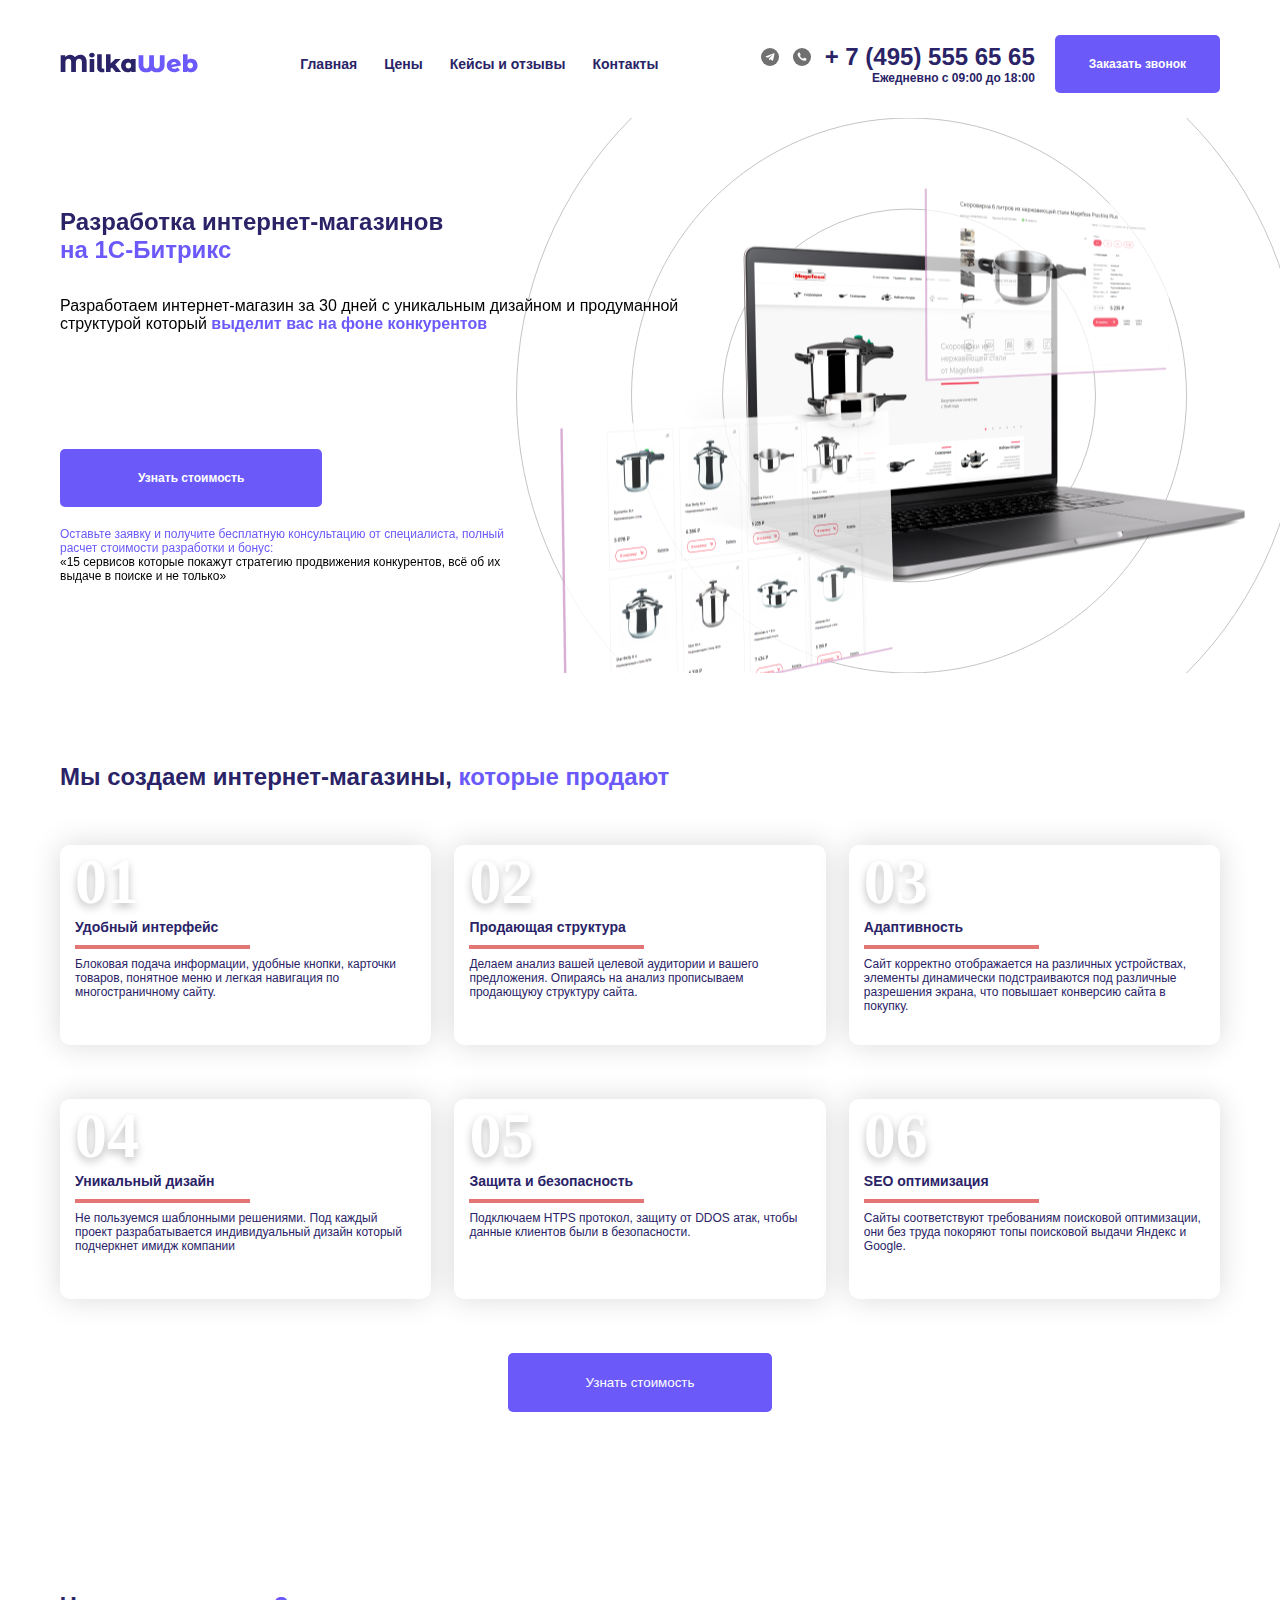
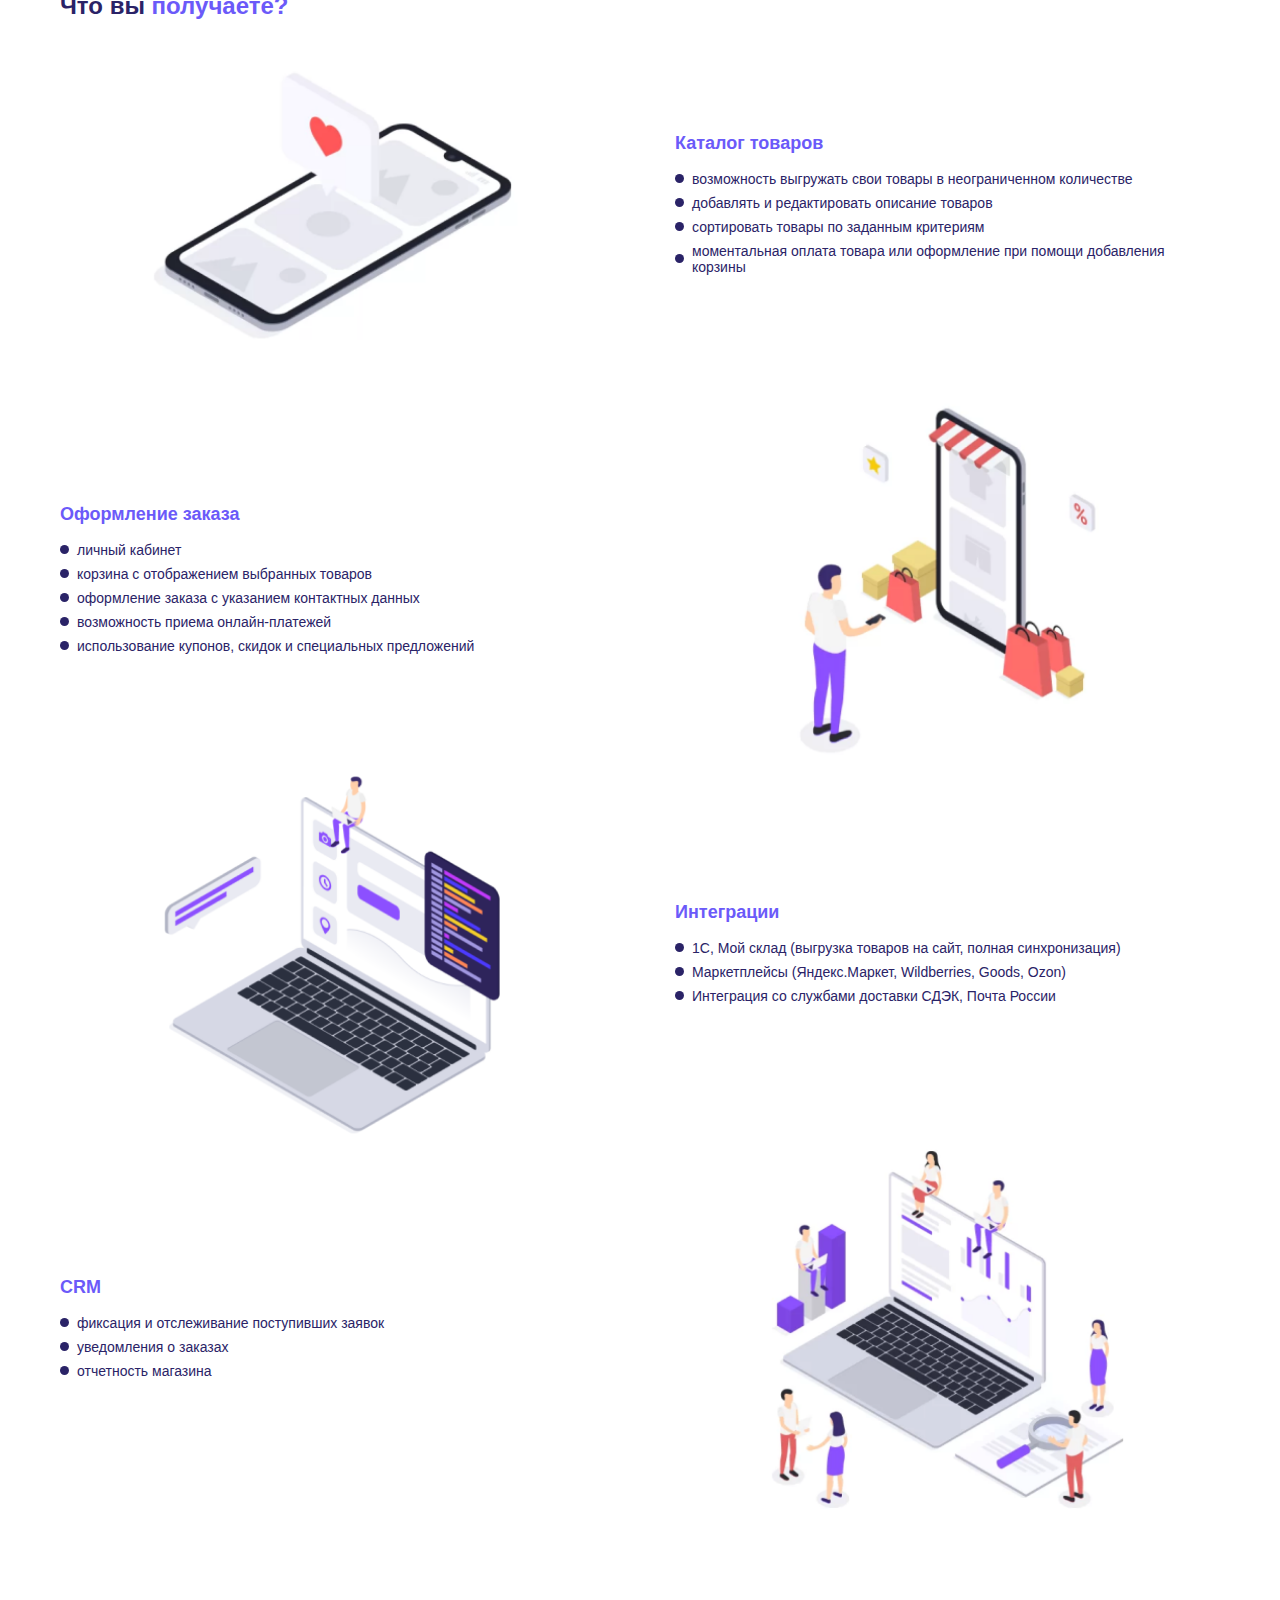
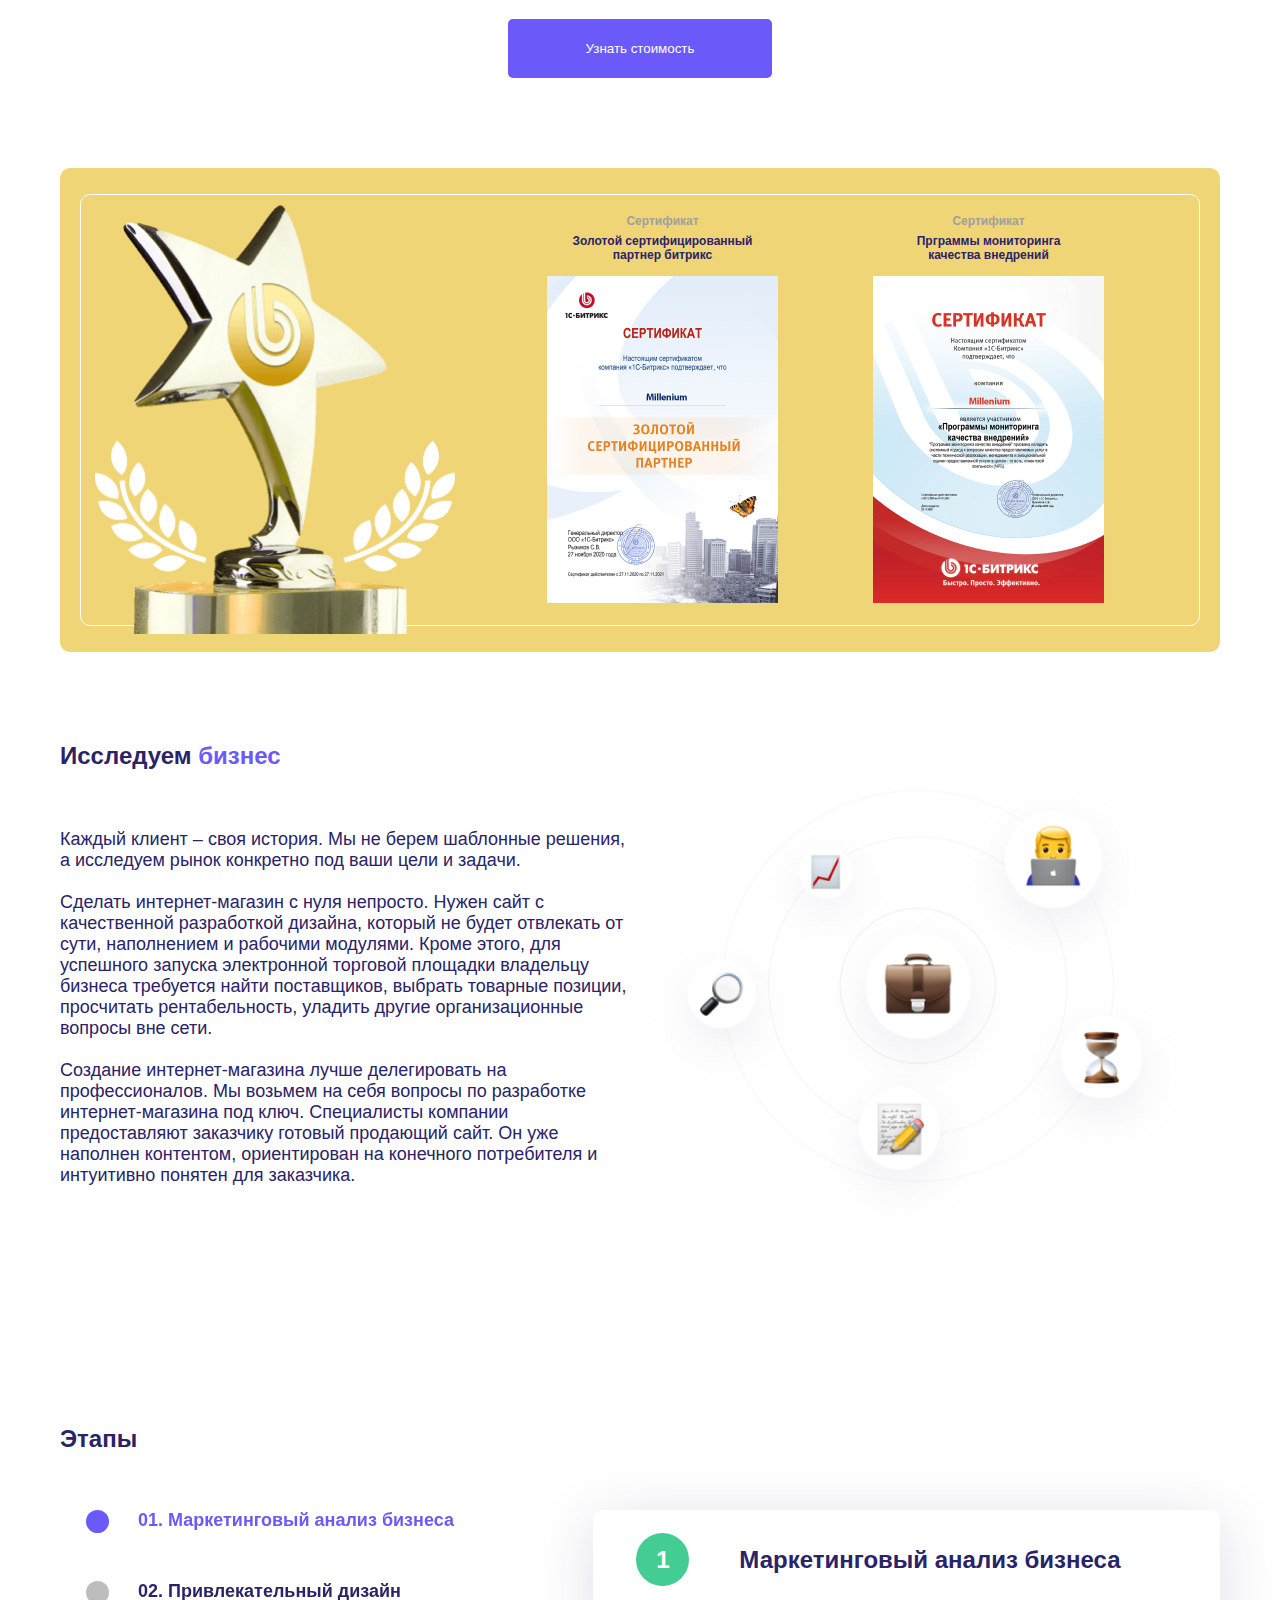
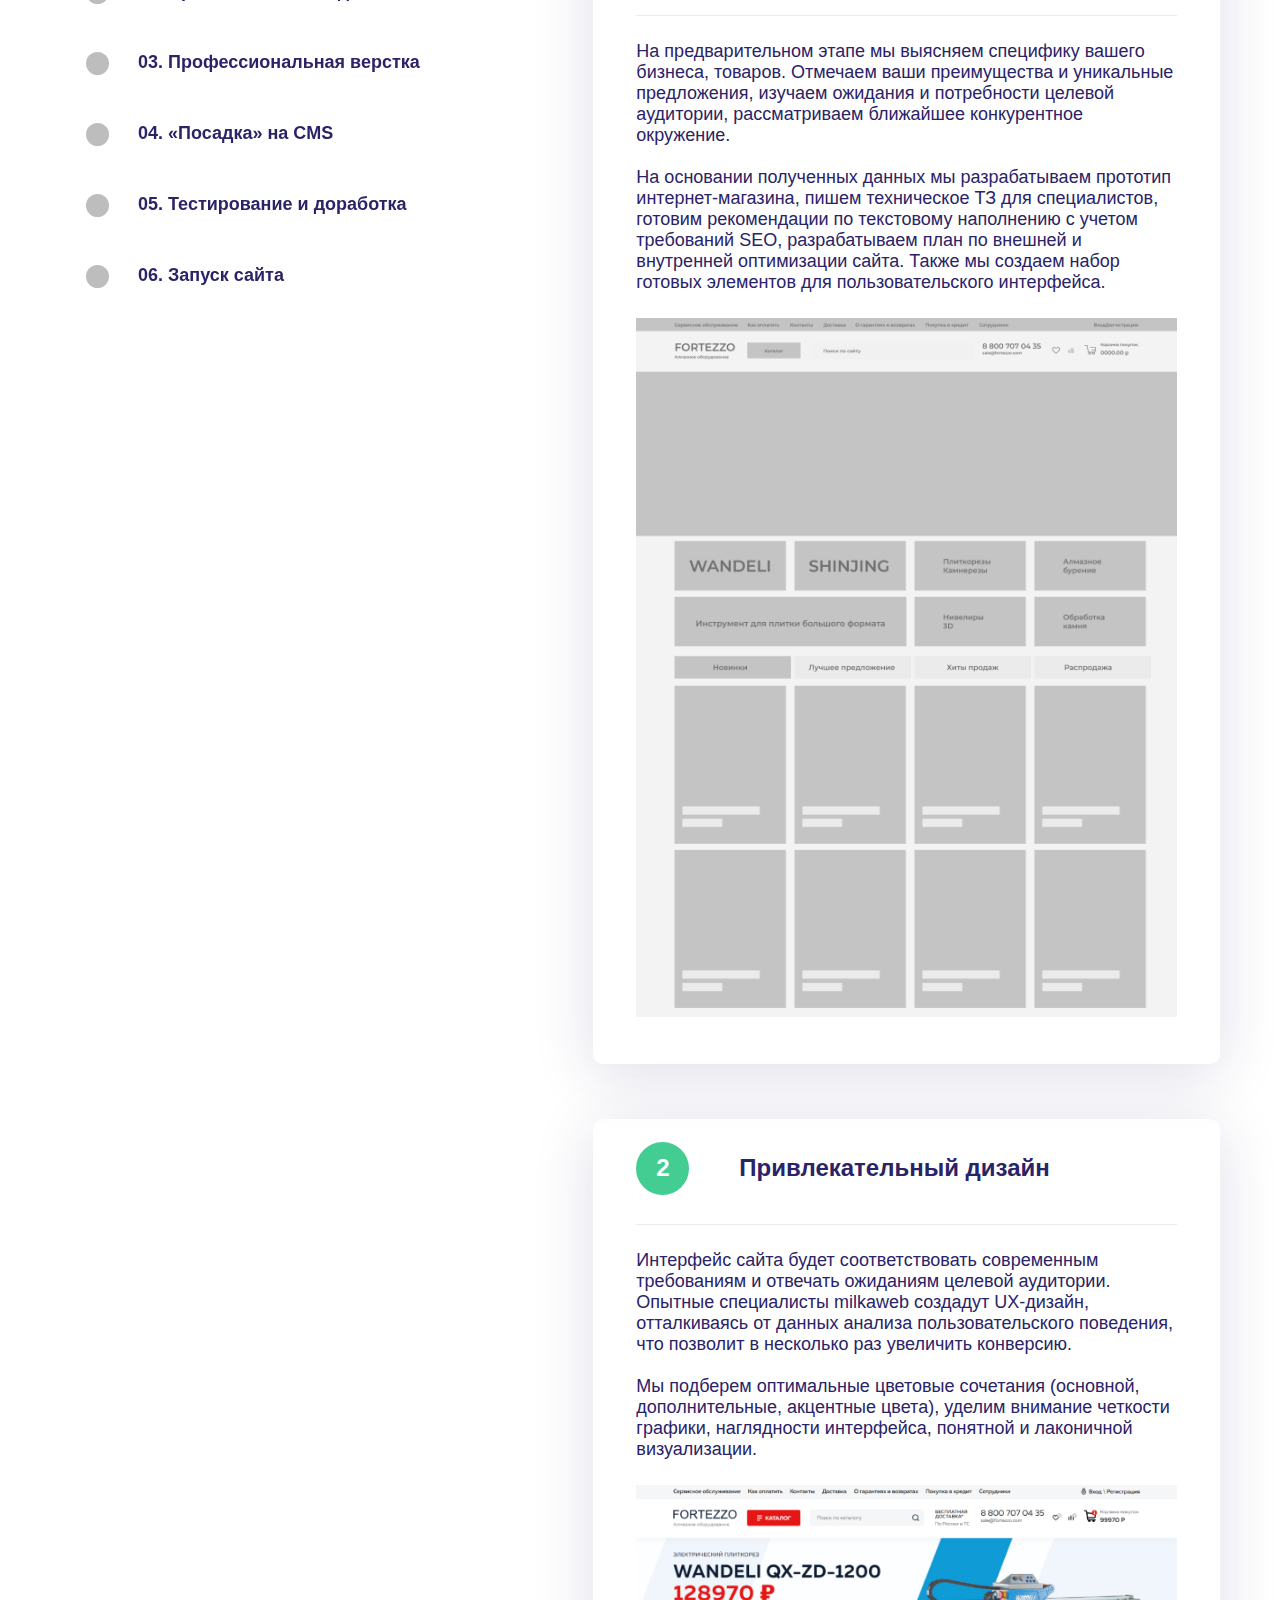
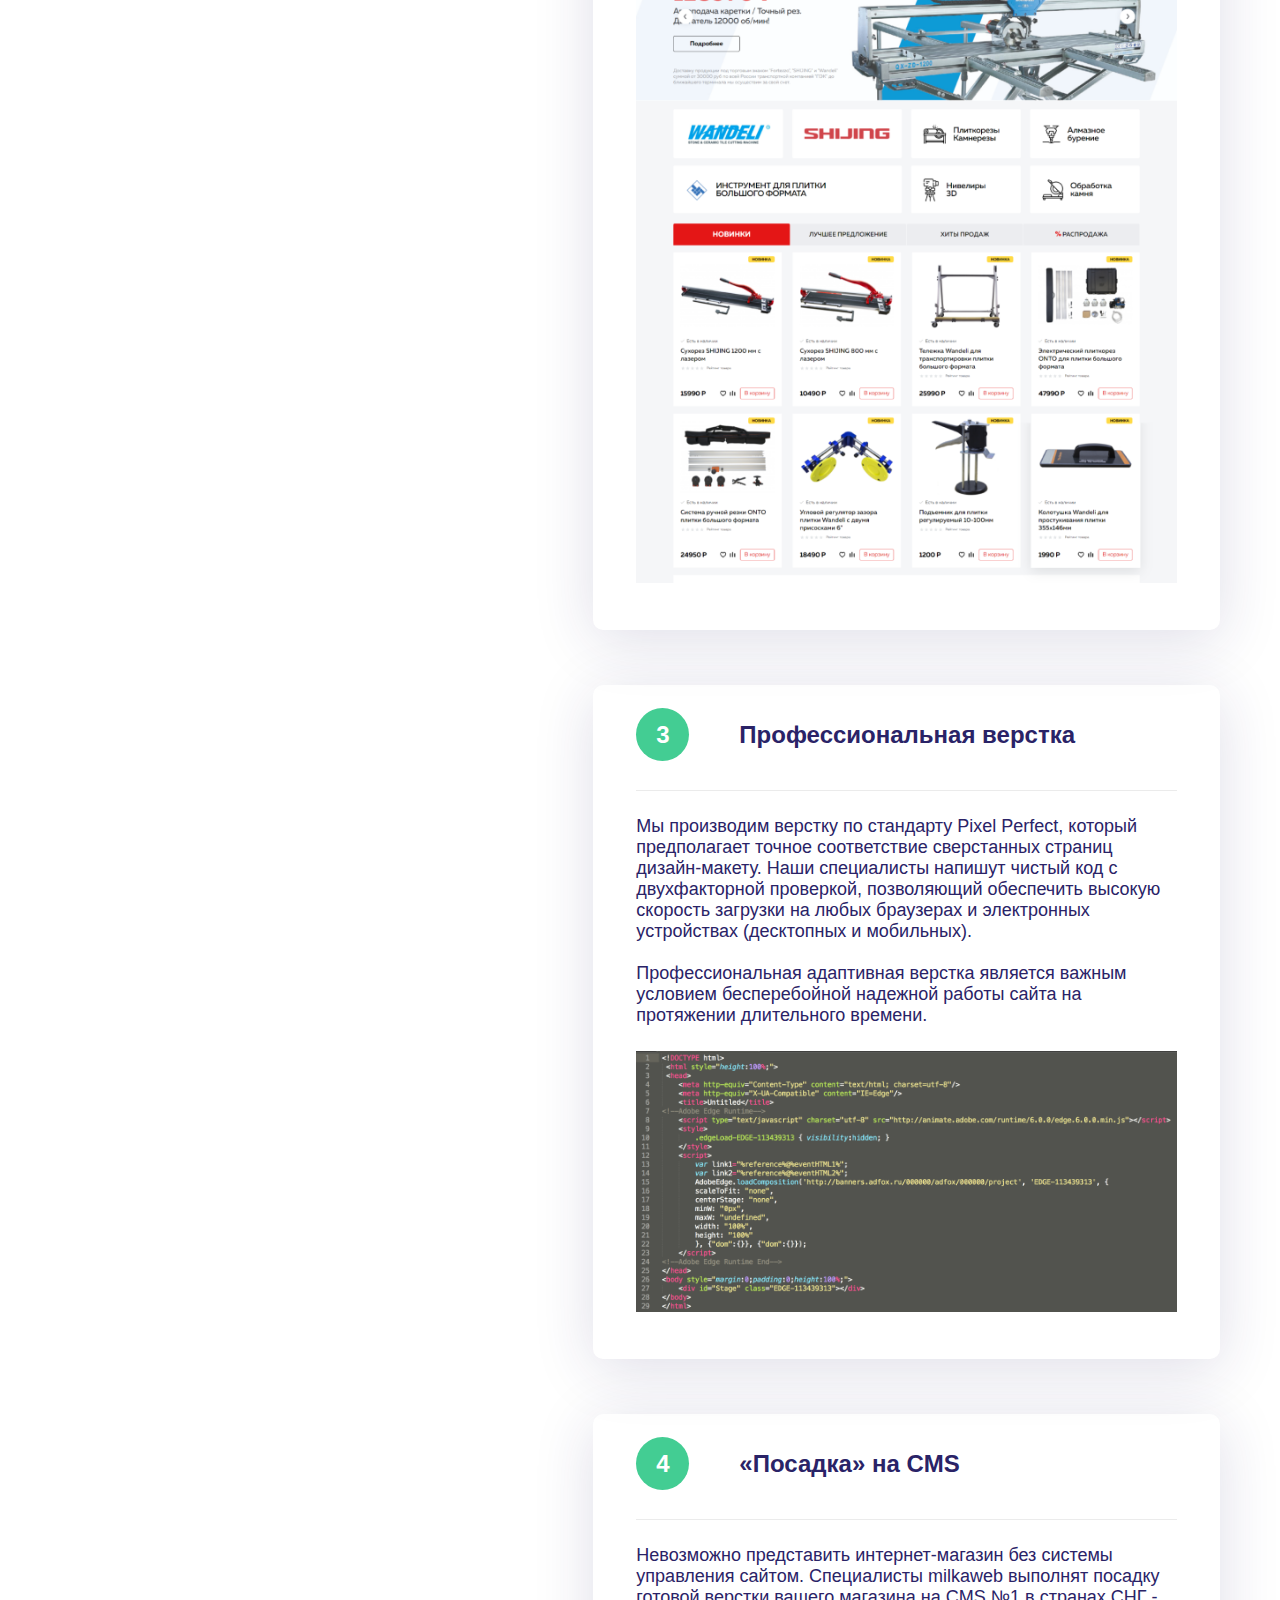
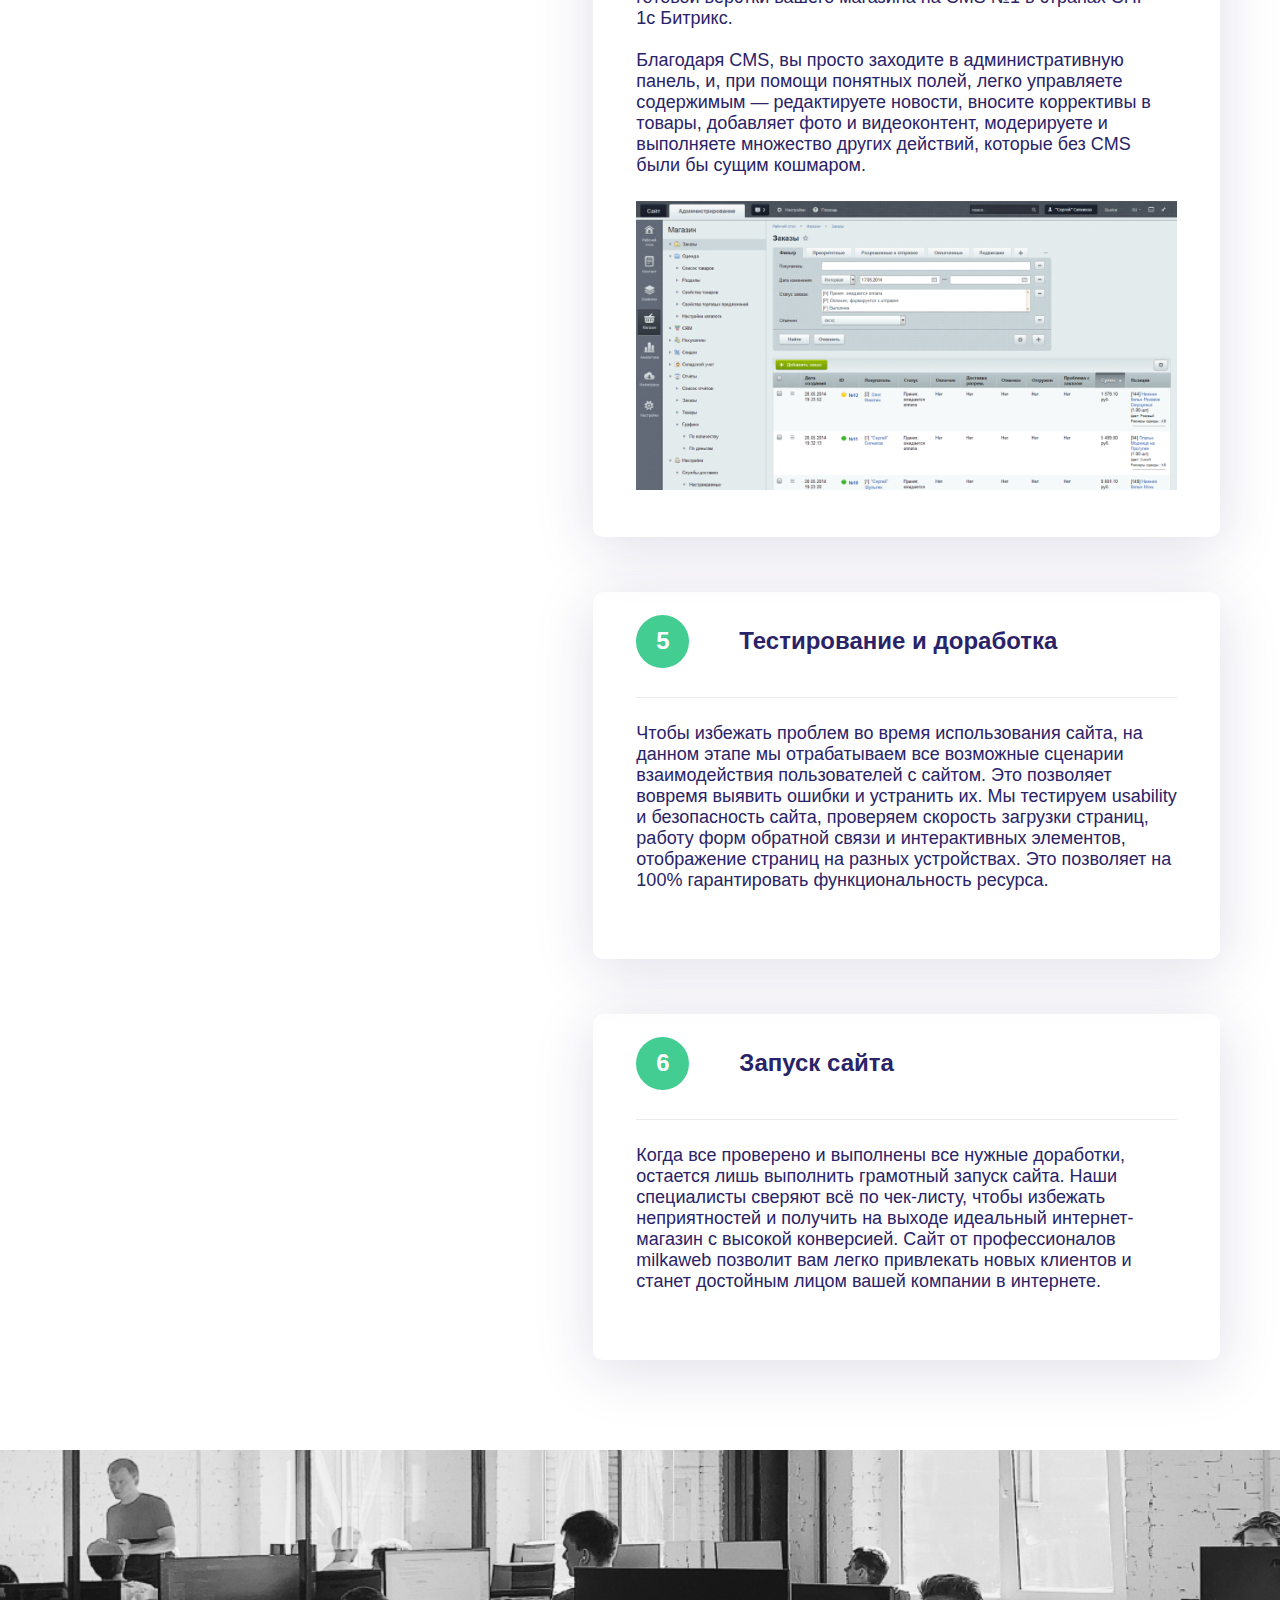
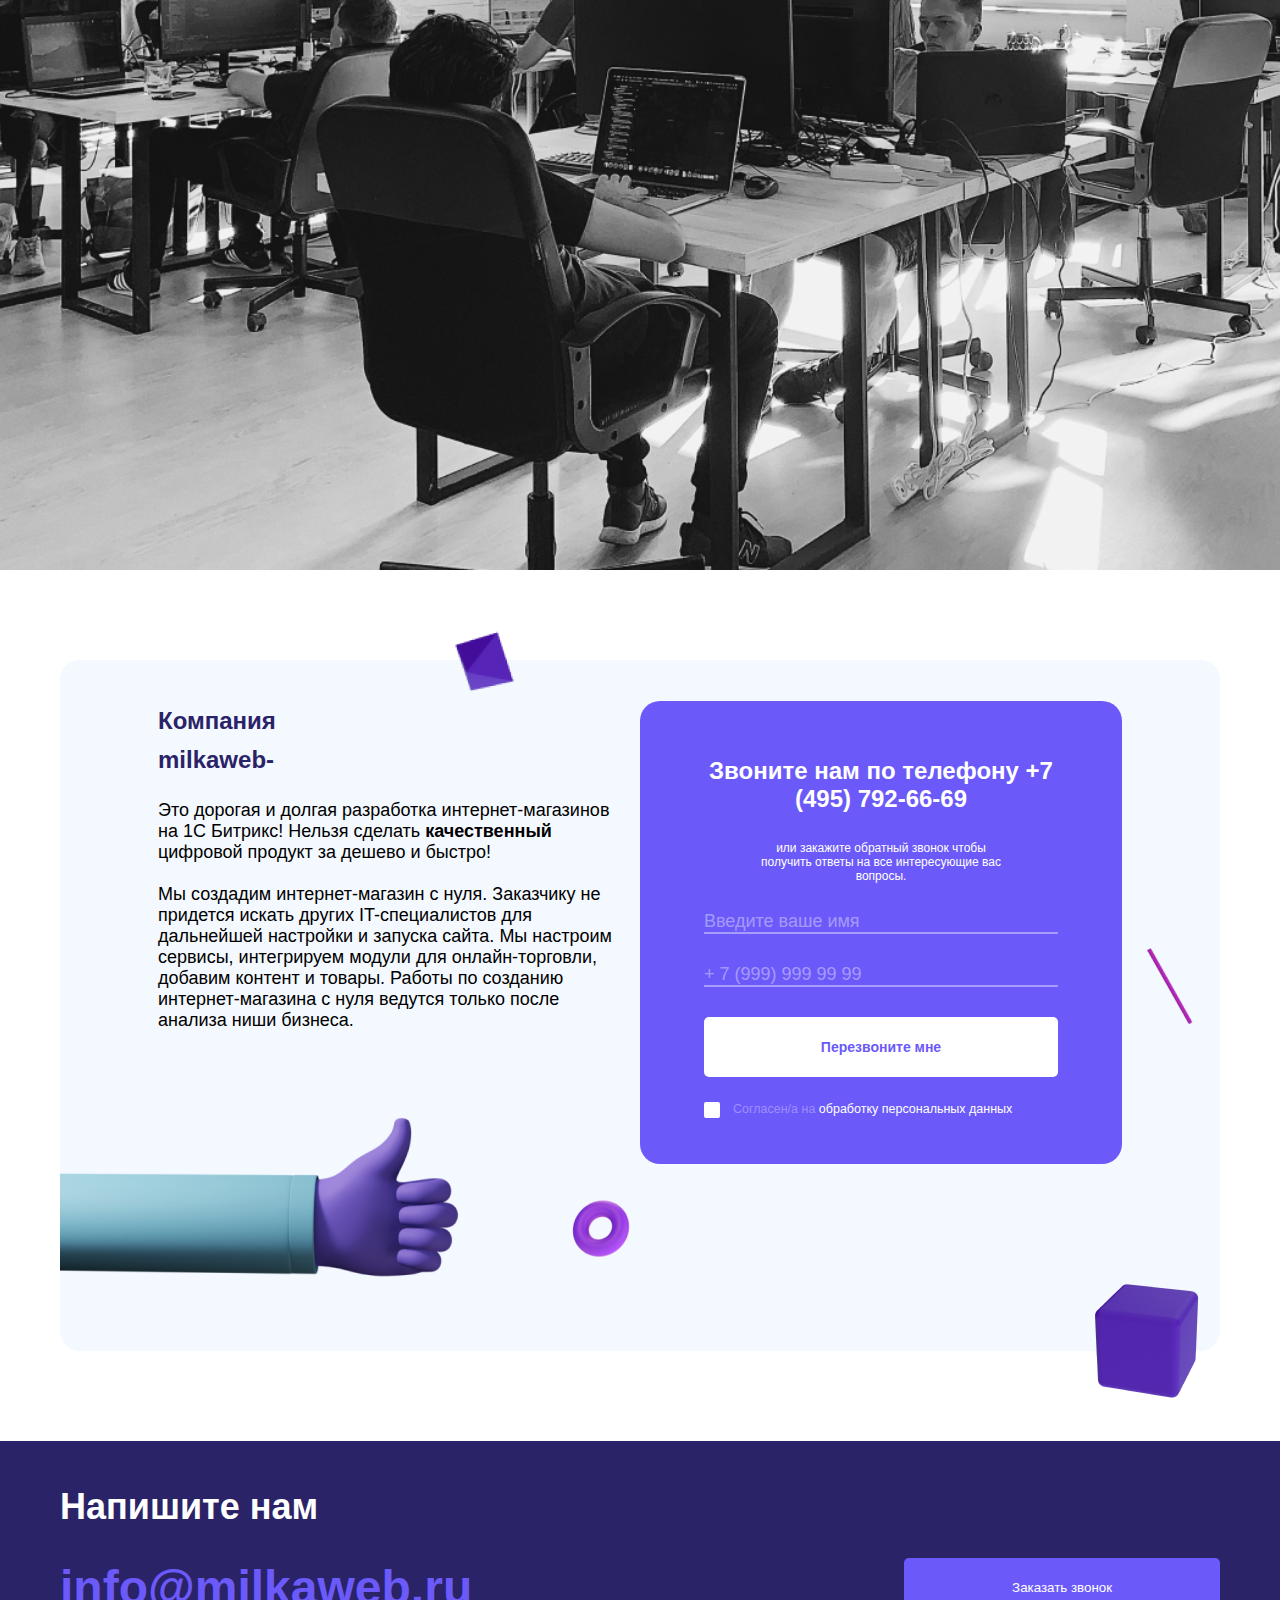
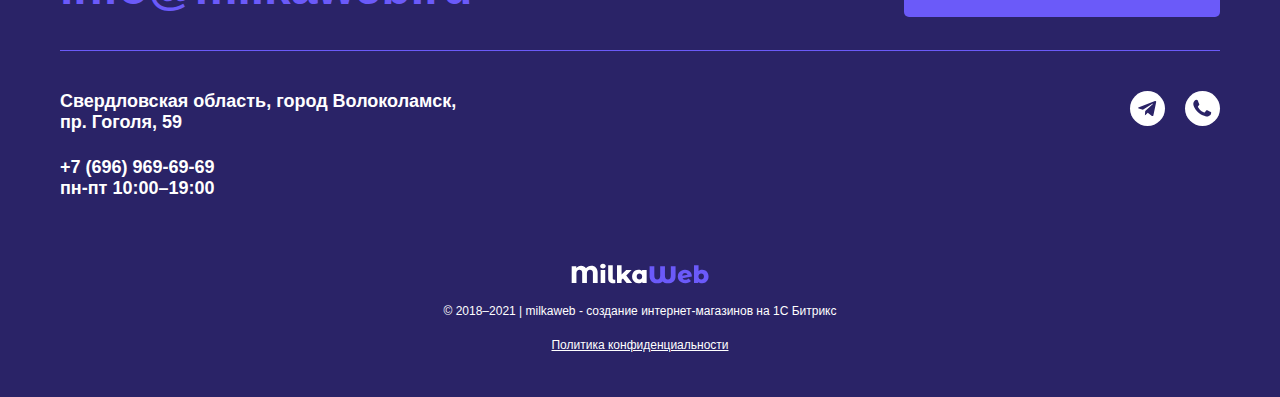
<file: index.html>
<!DOCTYPE html>
<html lang="en">
  <head>
    <meta charset="UTF-8" />
    <meta name="viewport" content="width=device-width, initial-scale=1.0" />
    <title>milkaweb</title>
    <link rel="stylesheet" href="style.css" />
  </head>
  <body>
    <nav class="nav__wrapper">
      <!-- nav__wrapper--open  -->
      <ul class="nav__menu">
        <li><a href="/">Главная</a></li>
        <li><a href="/price.html">Цены</a></li>
        <li><a href="/projects.html">Кейсы и отзывы</a></li>
        <li><a href="/contacts.html">Контакты</a></li>
        <li><a href="mailto:info@milkaweb.ru">info@milkaweb.ru</a></li>
        <li>
          +7 (495) 792-66-69 <br />
          пн-пт 10:00–19:00
        </li>
      </ul>
    </nav>

    <!-- HEADER START -->
    <header class="header">
      <div class="container header__wrapper">
        <button class="nav__btn--toggle">
          <hr />
        </button>
        <a href="/" class="header__logo">
          <img src="./assets/logo.svg" alt="logo" />
        </a>
        <ul class="header__menu">
          <li><a href="/">Главная</a></li>
          <li><a href="/price.html">Цены</a></li>
          <li><a href="/projects.html">Кейсы и отзывы</a></li>
          <li><a href="/contacts.html">Контакты</a></li>
        </ul>
        <div class="header__contacts">
          <div class="header__contacts__wrapper">
            <div class="header__contacts__num">
              <a class="header__icon"><img src="./assets/tg.svg" alt="" /></a>
              <a class="header__icon"
                ><img src="./assets/phone.svg" alt=""
              /></a>
              <p>+ 7 (495) 555 65 65</p>
            </div>
            <p>Ежедневно с 09:00 до 18:00</p>
          </div>
          <button class="header__contacts__btn">
            <span class="pc__btn">Заказать звонок</span>
            <img class="mob__btn" src="./assets/phone.svg" alt="" />
          </button>
        </div>
      </div>
    </header>

    <!-- HEADER END -->

    <!-- MAIN START -->

    <main class="main section__wrapper">
      <div class="container main__wrapper">
        <h1 class="section__title">
          Разработка интернет-магазинов <br class="main__title--move" />
          <span class="color--light">на 1C-Битрикс</span>
        </h1>
        <p class="main__description">
          Разработаем интернет-магазин за 30 дней с уникальным дизайном и
          продуманной структурой который
          <span class="color--light">выделит вас на фоне конкурентов</span>
        </p>
        <button class="def__btn main__btn">Узнать стоимость</button>
        <p class="main__consultation">
          <span class="color--light"
            >Оставьте заявку и получите бесплатную консультацию от специалиста,
            полный расчет стоимости разработки и бонус:
          </span>
          <br />
          «15 сервисов которые покажут стратегию продвижения конкурентов, всё об
          их выдаче в поиске и не только»
        </p>
        <div class="main__img">
          <img src="./assets/notebook.png" alt="notebook" />
          <div class="circular__line"></div>
        </div>
      </div>
    </main>

    <!-- MAIN END -->

    <!-- WE CREATE START -->

    <section class="we__careate container section__wrapper">
      <h1 class="section__title">
        Мы создаем интернет-магазины,
        <span class="color--light">которые продают</span>
      </h1>
      <ul class="we__create__list">
        <li class="list__card">
          <h1 class="list__card__num">01</h1>
          <p class="list__card__title">Удобный интерфейс</p>
          <hr />
          <p class="list__card__description">
            Блоковая подача информации, удобные кнопки, карточки товаров,
            понятное меню и легкая навигация по многостраничному сайту.
          </p>
        </li>
        <li class="list__card">
          <h1 class="list__card__num">02</h1>
          <p class="list__card__title">Продающая структура</p>
          <hr />
          <p class="list__card__description">
            Делаем анализ вашей целевой аудитории и вашего предложения. Опираясь
            на анализ прописываем продающуюу структуру сайта.
          </p>
        </li>
        <li class="list__card">
          <h1 class="list__card__num">03</h1>
          <p class="list__card__title">Адаптивность</p>
          <hr />
          <p class="list__card__description">
            Сайт корректно отображается на различных устройствах, элементы
            динамически подстраиваются под различные разрешения экрана, что
            повышает конверсию сайта в покупку.
          </p>
        </li>
        <li class="list__card">
          <h1 class="list__card__num">04</h1>
          <p class="list__card__title">Уникальный дизайн</p>
          <hr />
          <p class="list__card__description">
            Не пользуемся шаблонными решениями. Под каждый проект
            разрабатывается индивидуальный дизайн который подчеркнет имидж
            компании
          </p>
        </li>
        <li class="list__card">
          <h1 class="list__card__num">05</h1>
          <p class="list__card__title">Защита и безопасность</p>
          <hr />
          <p class="list__card__description">
            Подключаем HTPS протокол, защиту от DDOS атак, чтобы данные клиентов
            были в безопасности.
          </p>
        </li>
        <li class="list__card">
          <h1 class="list__card__num">06</h1>
          <p class="list__card__title">SEO оптимизация</p>
          <hr />
          <p class="list__card__description">
            Сайты соответствуют требованиям поисковой оптимизации, они без труда
            покоряют топы поисковой выдачи Яндекс и Google.
          </p>
        </li>
      </ul>
      <button class="def__btn def__btn--center we__create__btn">
        Узнать стоимость
      </button>
    </section>

    <!-- WE CREATE END -->

    <!-- GETTING START -->

    <section class="section__wrapper container getting">
      <h1 class="section__title">
        Что вы <span class="color--light">получаете?</span>
      </h1>

      <div class="getting__telling">
        <div class="getting__tell">
          <div class="getting__img"><img src="./assets/22.png" alt="" /></div>
          <div class="getting__item__wrapper">
            <h3>Каталог товаров</h3>
            <ul class="getting__list">
              <li class="getting__item">
                возможность выгружать свои товары в неограниченном количестве
              </li>
              <li class="getting__item">
                добавлять и редактировать описание товаров
              </li>
              <li class="getting__item">
                сортировать товары по заданным критериям
              </li>
              <li class="getting__item">
                моментальная оплата товара или оформление при помощи добавления
                корзины
              </li>
            </ul>
          </div>
        </div>
        <div class="getting__tell">
          <div class="getting__img"><img src="./assets/23.png" alt="" /></div>
          <div class="getting__item__wrapper">
            <h3>Оформление заказа</h3>
            <ul class="getting__list">
              <li class="getting__item">личный кабинет</li>
              <li class="getting__item">
                корзина с отображением выбранных товаров
              </li>
              <li class="getting__item">
                оформление заказа с указанием контактных данных
              </li>
              <li class="getting__item">возможность приема онлайн-платежей</li>
              <li class="getting__item">
                использование купонов, скидок и специальных предложений
              </li>
            </ul>
          </div>
        </div>
        <div class="getting__tell">
          <div class="getting__img"><img src="./assets/24.png" alt="" /></div>
          <div class="getting__item__wrapper">
            <h3>Интеграции</h3>
            <ul class="getting__list">
              <li class="getting__item">
                1С, Мой склад (выгрузка товаров на сайт, полная синхронизация)
              </li>
              <li class="getting__item">
                Маркетплейсы (Яндекс.Маркет, Wildberries, Goods, Ozon)
              </li>
              <li class="getting__item">
                Интеграция со службами доставки СДЭК, Почта России
              </li>
            </ul>
          </div>
        </div>
        <div class="getting__tell">
          <div class="getting__img"><img src="./assets/25.png" alt="" /></div>
          <div class="getting__item__wrapper">
            <h3>CRM</h3>
            <ul class="getting__list">
              <li class="getting__item">
                фиксация и отслеживание поступивших заявок
              </li>
              <li class="getting__item">уведомления о заказах</li>
              <li class="getting__item">отчетность магазина</li>
            </ul>
          </div>
        </div>
      </div>

      <button class="def__btn def__btn--center getting__btn">
        Узнать стоимость
      </button>
    </section>

    <!-- GETTING END -->

    <!-- CERTIFICATES START -->

    <section class="container certificates__section">
      <div class="certificates__wrapper">
        <div class="trophy"><img src="./assets/gold-bitrix.png" alt="" /></div>
        <div class="certificates__items">
          <div class="certificate__item">
            <p class="certificate__type">Сертификат</p>
            <h4 class="certificate__title">
              Золотой сертифицированный <br />
              партнер битрикс
            </h4>
            <img src="./assets/sertif-1.png" alt="certificate 1" />
          </div>
          <div class="certificate__item">
            <p class="certificate__type">Сертификат</p>
            <h4 class="certificate__title">
              Прграммы мониторинга <br />
              качества внедрений
            </h4>
            <img src="./assets/sertif-2.png" alt="certificate 1" />
          </div>
        </div>
      </div>
    </section>

    <!-- CERTIFICATES START -->

    <!-- EXPLORE START -->

    <section class="section__wrapper container">
      <h1 class="section__title">
        Исследуем <span class="color--light">бизнес</span>
      </h1>

      <div class="explore__wrapper">
        <div class="explore__description">
          <p>
            Каждый клиент – своя история. Мы не берем шаблонные решения, а
            исследуем рынок конкретно под ваши цели и задачи.
          </p>
          <br />
          <p>
            Сделать интернет-магазин с нуля непросто. Нужен сайт с качественной
            разработкой дизайна, который не будет отвлекать от сути, наполнением
            и рабочими модулями. Кроме этого, для успешного запуска электронной
            торговой площадки владельцу бизнеса требуется найти поставщиков,
            выбрать товарные позиции, просчитать рентабельность, уладить другие
            организационные вопросы вне сети.
          </p>
          <br />
          <p>
            Создание интернет-магазина лучше делегировать на профессионалов. Мы
            возьмем на себя вопросы по разработке интернет-магазина под ключ.
            Специалисты компании предоставляют заказчику готовый продающий сайт.
            Он уже наполнен контентом, ориентирован на конечного потребителя и
            интуитивно понятен для заказчика.
          </p>
        </div>
        <img src="./assets/explore.png" alt="" />
      </div>
    </section>

    <!-- EXPLORE END -->

    <!-- STAGES START -->

    <section class="stages container section__wrapper">
      <h1 class="section__title">Этапы</h1>
      <div class="stages__wrapper">
        <ul class="stages__list--sticky">
          <li class="stages__item">01. Маркетинговый анализ бизнеса</li>
          <li class="stages__item">02. Привлекательный дизайн</li>
          <li class="stages__item">03. Профессиональная верстка</li>
          <li class="stages__item">04. «Посадка» на CMS</li>
          <li class="stages__item">05. Тестирование и доработка</li>
          <li class="stages__item">06. Запуск сайта</li>
        </ul>
        <div class="stages__preview__list">
          <div class="stages__preview__item">
            <div class="stages__preview__header">
              <div class="stages__preview__num">1</div>
              <h2 class="stages__preview__title">
                Маркетинговый анализ бизнеса
              </h2>
            </div>
            <p class="stages__preview__description">
              На предварительном этапе мы выясняем специфику вашего бизнеса,
              товаров. Отмечаем ваши преимущества и уникальные предложения,
              изучаем ожидания и потребности целевой аудитории, рассматриваем
              ближайшее конкурентное окружение.

              <br />
              <br />

              На основании полученных данных мы разрабатываем прототип
              интернет-магазина, пишем техническое ТЗ для специалистов, готовим
              рекомендации по текстовому наполнению с учетом требований SEO,
              разрабатываем план по внешней и внутренней оптимизации сайта.
              Также мы создаем набор готовых элементов для пользовательского
              интерфейса.
            </p>
            <img
              class="stages__preview__img"
              src="./assets/stage-1.png"
              alt="stage 1"
            />
          </div>
          <div class="stages__preview__item">
            <div class="stages__preview__header">
              <div class="stages__preview__num">2</div>
              <h2 class="stages__preview__title">Привлекательный дизайн</h2>
            </div>
            <p class="stages__preview__description">
              Интерфейс сайта будет соответствовать современным требованиям и
              отвечать ожиданиям целевой аудитории. Опытные специалисты milkaweb
              создадут UX-дизайн, отталкиваясь от данных анализа
              пользовательского поведения, что позволит в несколько раз
              увеличить конверсию.

              <br />
              <br />

              Мы подберем оптимальные цветовые сочетания (основной,
              дополнительные, акцентные цвета), уделим внимание четкости
              графики, наглядности интерфейса, понятной и лаконичной
              визуализации.
            </p>
            <img
              class="stages__preview__img"
              src="./assets/stage-2.png"
              alt="stage 2"
            />
          </div>
          <div class="stages__preview__item">
            <div class="stages__preview__header">
              <div class="stages__preview__num">3</div>
              <h2 class="stages__preview__title">Профессиональная верстка</h2>
            </div>
            <p class="stages__preview__description">
              Мы производим верстку по стандарту Pixel Perfect, который
              предполагает точное соответствие сверстанных страниц
              дизайн-макету. Наши специалисты напишут чистый код с двухфакторной
              проверкой, позволяющий обеспечить высокую скорость загрузки на
              любых браузерах и электронных устройствах (десктопных и
              мобильных).

              <br />
              <br />

              Профессиональная адаптивная верстка является важным условием
              бесперебойной надежной работы сайта на протяжении длительного
              времени.
            </p>
            <img
              class="stages__preview__img"
              src="./assets/stage-3.png"
              alt="stage 1"
            />
          </div>
          <div class="stages__preview__item">
            <div class="stages__preview__header">
              <div class="stages__preview__num">4</div>
              <h2 class="stages__preview__title">«Посадка» на CMS</h2>
            </div>
            <p class="stages__preview__description">
              Невозможно представить интернет-магазин без системы управления
              сайтом. Специалисты milkaweb выполнят посадку готовой верстки
              вашего магазина на CMS №1 в странах СНГ - 1с Битрикс.

              <br />
              <br />

              Благодаря CMS, вы просто заходите в административную панель, и,
              при помощи понятных полей, легко управляете содержимым —
              редактируете новости, вносите коррективы в товары, добавляет фото
              и видеоконтент, модерируете и выполняете множество других
              действий, которые без CMS были бы сущим кошмаром.
            </p>
            <img
              class="stages__preview__img"
              src="./assets/stage-4.png"
              alt="stage 1"
            />
          </div>
          <div class="stages__preview__item">
            <div class="stages__preview__header">
              <div class="stages__preview__num">5</div>
              <h2 class="stages__preview__title">Тестирование и доработка</h2>
            </div>
            <p class="stages__preview__description">
              Чтобы избежать проблем во время использования сайта, на данном
              этапе мы отрабатываем все возможные сценарии взаимодействия
              пользователей с сайтом. Это позволяет вовремя выявить ошибки и
              устранить их. Мы тестируем usability и безопасность сайта,
              проверяем скорость загрузки страниц, работу форм обратной связи и
              интерактивных элементов, отображение страниц на разных
              устройствах. Это позволяет на 100% гарантировать функциональность
              ресурса.
            </p>
          </div>
          <div class="stages__preview__item">
            <div class="stages__preview__header">
              <div class="stages__preview__num">6</div>
              <h2 class="stages__preview__title">Запуск сайта</h2>
            </div>
            <p class="stages__preview__description">
              Когда все проверено и выполнены все нужные доработки, остается
              лишь выполнить грамотный запуск сайта. Наши специалисты сверяют
              всё по чек-листу, чтобы избежать неприятностей и получить на
              выходе идеальный интернет-магазин с высокой конверсией. Сайт от
              профессионалов milkaweb позволит вам легко привлекать новых
              клиентов и станет достойным лицом вашей компании в интернете.
            </p>
          </div>
        </div>
      </div>
    </section>

    <!-- STAGES END -->

    <div class="milkaweb__img">
      <img src="./assets/milkaweb__bg.png" alt="" />
    </div>

    <!-- CALLUS START -->

    <div class="callus container section__wrapper">
      <div class="callus__wrapper">
        <div class="callus__description">
          <h1 class="section__title callus__title">
            Компания <br />
            milkaweb-
          </h1>
          <p class="callus__text">
            Это дорогая и долгая разработка интернет-магазинов на 1С Битрикс!
            Нельзя сделать <b>качественный</b> цифровой продукт за дешево и
            быстро!
            <br />
            <br />
            Мы создадим интернет-магазин с нуля. Заказчику не придется искать
            других IT-специалистов для дальнейшей настройки и запуска сайта. Мы
            настроим сервисы, интегрируем модули для онлайн-торговли, добавим
            контент и товары. Работы по созданию интернет-магазина с нуля
            ведутся только после анализа ниши бизнеса.
          </p>
        </div>
        <form class="callus__form">
          <h2 class="callus__form__title">
            Звоните нам по телефону +7 (495) 792-66-69
          </h2>
          <p class="callus__form__subtitle">
            или закажите обратный звонок чтобы получить ответы на все
            интересующие вас вопросы.
          </p>

          <input
            class="callus__form__input"
            type="text"
            name="name"
            id="name"
            placeholder="Введите ваше имя"
          />
          <input
            class="callus__form__input"
            type="text"
            name="phone"
            id="number"
            placeholder="+ 7 (999) 999 99 99"
          />

          <button class="def__btn callus__form__btn">Перезвоните мне</button>

          <div class="form__agreement">
            <div class="form__agreement__checkbox">
              <input type="checkbox" name="agreement" id="agreement" />
              <label for="agreement">
                <p><span>Cогласен/а на</span> обработку персональных данных</p>
              </label>
            </div>
          </div>
        </form>
        <img src="./assets/3d-1.png" alt="" class="td__piramide" />
        <img src="./assets/3d-2.png" alt="" class="td__cylinder" />
        <img src="./assets/3d-3.png" alt="" class="td__ponchik" />
        <img src="./assets/3d-4.png" alt="" class="td__cube" />
        <img src="./assets/3d-5.png" alt="" class="td__hand" />
      </div>
    </div>

    <!-- CALLUS END -->

    <!-- FOOTER START -->

    <footer class="footer">
      <div class="container">
        <div class="write__us">
          <h1>Напишите нам</h1>
          <a href="mailto:info@milkaweb.ru">info@milkaweb.ru</a>
          <button class="def__btn footer__btn">Заказать звонок</button>
        </div>
        <div class="footer__contacts">
          <div class="footer__contacts__us">
            <p class="adress">
              Свердловская область, город Волоколамск,
              <br />
              пр. Гоголя, 59
            </p>
            <div class="phone">
              <p>
                +7 (696) 969-69-69
                <br />
                пн-пт 10:00–19:00
              </p>
            </div>
          </div>
          <div class="footer__contacts__social">
            <a class="header__icon"
              ><img src="./assets/tg__dark.svg" alt=""
            /></a>
            <a class="header__icon"
              ><img src="./assets/phone__dark.svg" alt=""
            /></a>
          </div>
        </div>
        <div class="footer__privacy">
          <img class="footer__logo" src="./assets/logo__light.svg" alt="" />
          <p>
            © 2018–2021 | milkaweb - создание интернет-магазинов на 1С Битрикс
          </p>
          <a href="" class="footer__privacy__link">
            Политика конфиденциальности
          </a>
        </div>
      </div>
    </footer>

    <!-- FOOTER END -->

    <!-- POPUP  -->

    <div class="popup">
      <div class="popup__wrapper popup__wrapper--center">
        <button class="popup__btn">
          <img src="./assets/close.svg" alt="close" />
        </button>
        <form class="popup__form">
          <h2 class="popup__form__title">Заявка на консультацию</h2>
          <div class="popup__form__input">
            <label for="popup__name">Ваше имя</label>
            <input
              type="text"
              placeholder="Введите ваше имя"
              id="popup__name"
              class="callus__form__input"
            />
          </div>
          <div class="popup__form__input">
            <label for="popup__name">Номер телефона</label>
            <input
              type="text"
              placeholder="+ 7 (999) 999 99 99"
              id="popup__name"
              class="callus__form__input"
            />
          </div>
          <button class="def__btn">Отправить</button>
          <sup>
            Нажимая на кнопку «Отправить заявку», я даю согласие на обработку
            <br />
            персональных данных и соглашаюсь c политикой конфиденциальности
          </sup>

          <div class="popup__form__bonus">
            <div class="bonus__lock">
              <img src="./assets/lock.svg" alt="" />
            </div>
            <img src="./assets/book.png" alt="" />
          </div>
        </form>

        <!-- LOADING BLOCK -->

        <div class="loading__wrapper">
          <div class="loading__line"></div>
          <div class="loading__line"></div>
          <div class="loading__line"></div>
        </div>

        <div class="popup__success">
          <h2 class="popup__form__title">
            Спасибо за заявку!
            <br />
            Мы с вами свяжемся.
          </h2>

          <sub>Ваш бонус:</sub>
          <div class="popup__form__bonus">
            <div class="bonus__lock">
              <img src="./assets/galka.svg" alt="" />
            </div>
            <img src="./assets/book.png" alt="" />
          </div>
          <sup>Смотреть PDF</sup>
        </div>
      </div>
    </div>

    <script src="js/imask.js"></script>
    <script src="js/popup.js"></script>
    <script src="js/main.js"></script>
    <script>
      window.addEventListener('scroll', trackElement);
      trackElement();
      const btns = [
        'header__contacts__btn',
        'main__btn',
        'we__create__btn',
        'footer__btn',
        'getting__btn',
      ];
      btns.forEach((btn) => openPopup(btn));

      const inputElement = document.querySelector('#number');
      const maskOptions = {
        mask: '+{7}(000)000-00-00',
      };
      IMask(inputElement, maskOptions);
    </script>
  </body>
</html>
</file>
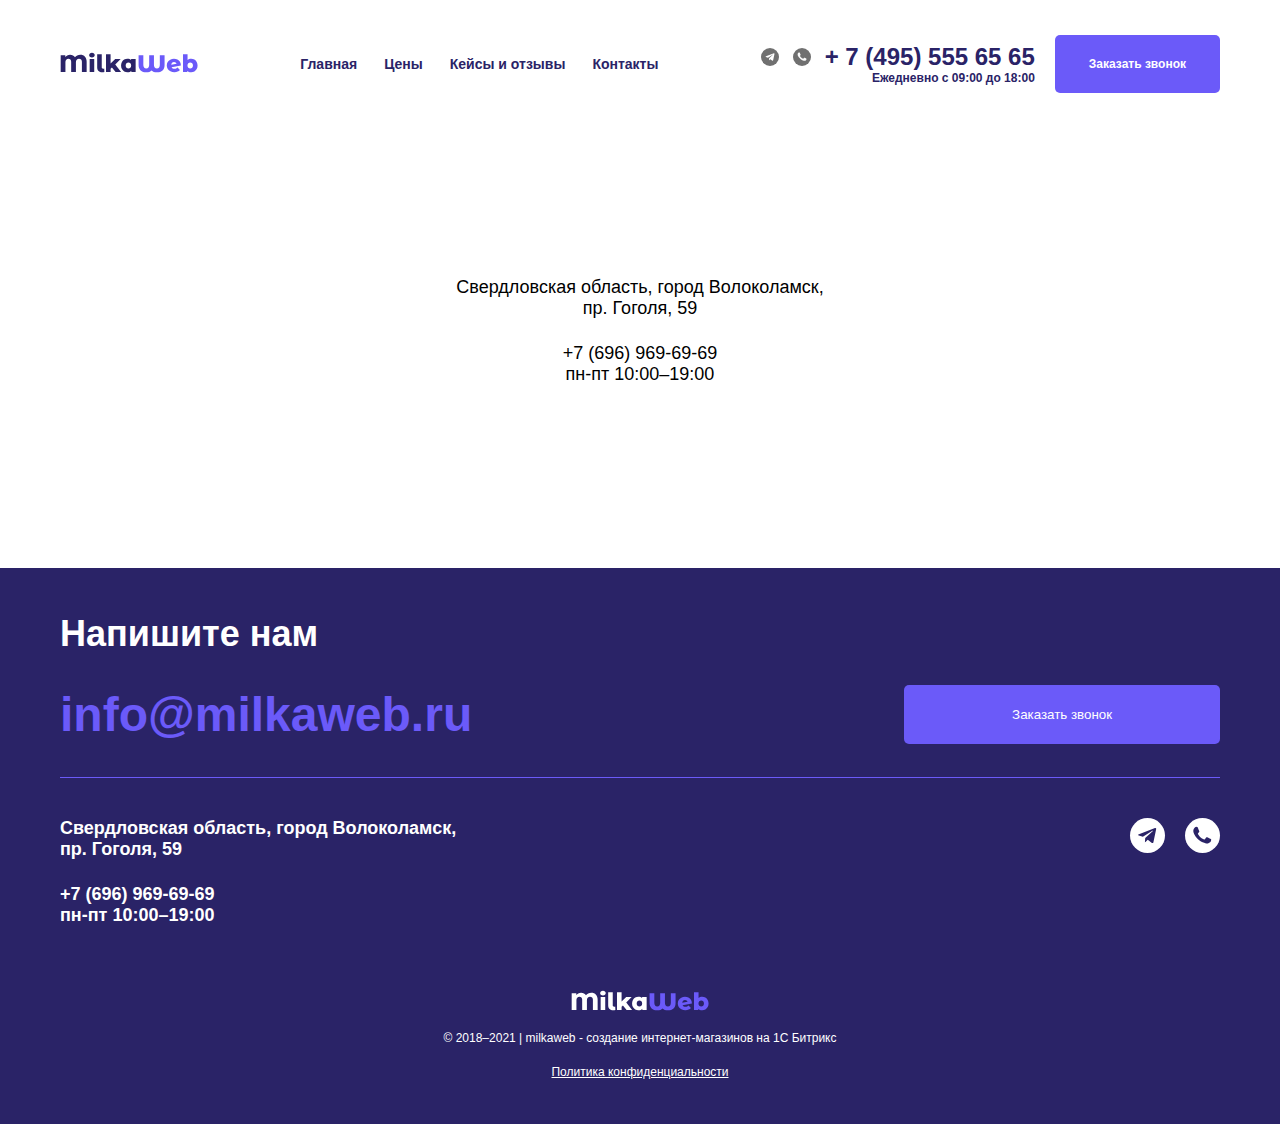
<file: contacts.html>
<!DOCTYPE html>
<html lang="en">
  <head>
    <meta charset="UTF-8" />
    <meta name="viewport" content="width=device-width, initial-scale=1.0" />
    <title>milkaweb</title>

    <link rel="stylesheet" href="style.css" />
  </head>
  <body>
    <nav class="nav__wrapper">
      <!-- nav__wrapper--open  -->
      <ul class="nav__menu">
        <li><a href="/">Главная</a></li>
        <li><a href="/price.html">Цены</a></li>
        <li><a href="/projects.html">Кейсы и отзывы</a></li>
        <li><a href="/contacts.html">Контакты</a></li>
        <li><a href="mailto:info@milkaweb.ru">info@milkaweb.ru</a></li>
        <li>
          +7 (495) 792-66-69 <br />
          пн-пт 10:00–19:00
        </li>
      </ul>
    </nav>

    <!-- HEADER START -->
    <header class="header">
      <div class="container header__wrapper">
        <button class="nav__btn--toggle">
          <hr />
        </button>
        <a href="/" class="header__logo">
          <img src="./assets/logo.svg" alt="logo" />
        </a>
        <ul class="header__menu">
          <li><a href="/">Главная</a></li>
          <li><a href="/price.html">Цены</a></li>
          <li><a href="/projects.html">Кейсы и отзывы</a></li>
          <li><a href="/contacts.html">Контакты</a></li>
        </ul>
        <div class="header__contacts">
          <div class="header__contacts__wrapper">
            <div class="header__contacts__num">
              <a class="header__icon"><img src="./assets/tg.svg" alt="" /></a>
              <a class="header__icon"
                ><img src="./assets/phone.svg" alt=""
              /></a>
              <p>+ 7 (495) 555 65 65</p>
            </div>
            <p>Ежедневно с 09:00 до 18:00</p>
          </div>
          <button class="header__contacts__btn">
            <span class="pc__btn">Заказать звонок</span>
            <img class="mob__btn" src="./assets/phone.svg" alt="" />
          </button>
        </div>
      </div>
    </header>

    <div class="full container">
      <div class="footer__contacts__us">
        <p class="adress">
          Свердловская область, город Волоколамск,
          <br />
          пр. Гоголя, 59
        </p>
        <div class="phone">
          <p>
            +7 (696) 969-69-69
            <br />
            пн-пт 10:00–19:00
          </p>
        </div>
      </div>
    </div>

    <!-- HEADER END -->

    <footer class="footer">
      <div class="container">
        <div class="write__us">
          <h1>Напишите нам</h1>
          <a href="mailto:info@milkaweb.ru">info@milkaweb.ru</a>
          <button class="def__btn footer__btn">Заказать звонок</button>
        </div>
        <div class="footer__contacts">
          <div class="footer__contacts__us">
            <p class="adress">
              Свердловская область, город Волоколамск,
              <br />
              пр. Гоголя, 59
            </p>
            <div class="phone">
              <p>
                +7 (696) 969-69-69
                <br />
                пн-пт 10:00–19:00
              </p>
            </div>
          </div>
          <div class="footer__contacts__social">
            <a class="header__icon"
              ><img src="./assets/tg__dark.svg" alt=""
            /></a>
            <a class="header__icon"
              ><img src="./assets/phone__dark.svg" alt=""
            /></a>
          </div>
        </div>
        <div class="footer__privacy">
          <img class="footer__logo" src="./assets/logo__light.svg" alt="" />
          <p>
            © 2018–2021 | milkaweb - создание интернет-магазинов на 1С Битрикс
          </p>
          <a href="" class="footer__privacy__link">
            Политика конфиденциальности
          </a>
        </div>
      </div>
    </footer>

    <script src="js/main.js"></script>
  </body>
</html>
</file>
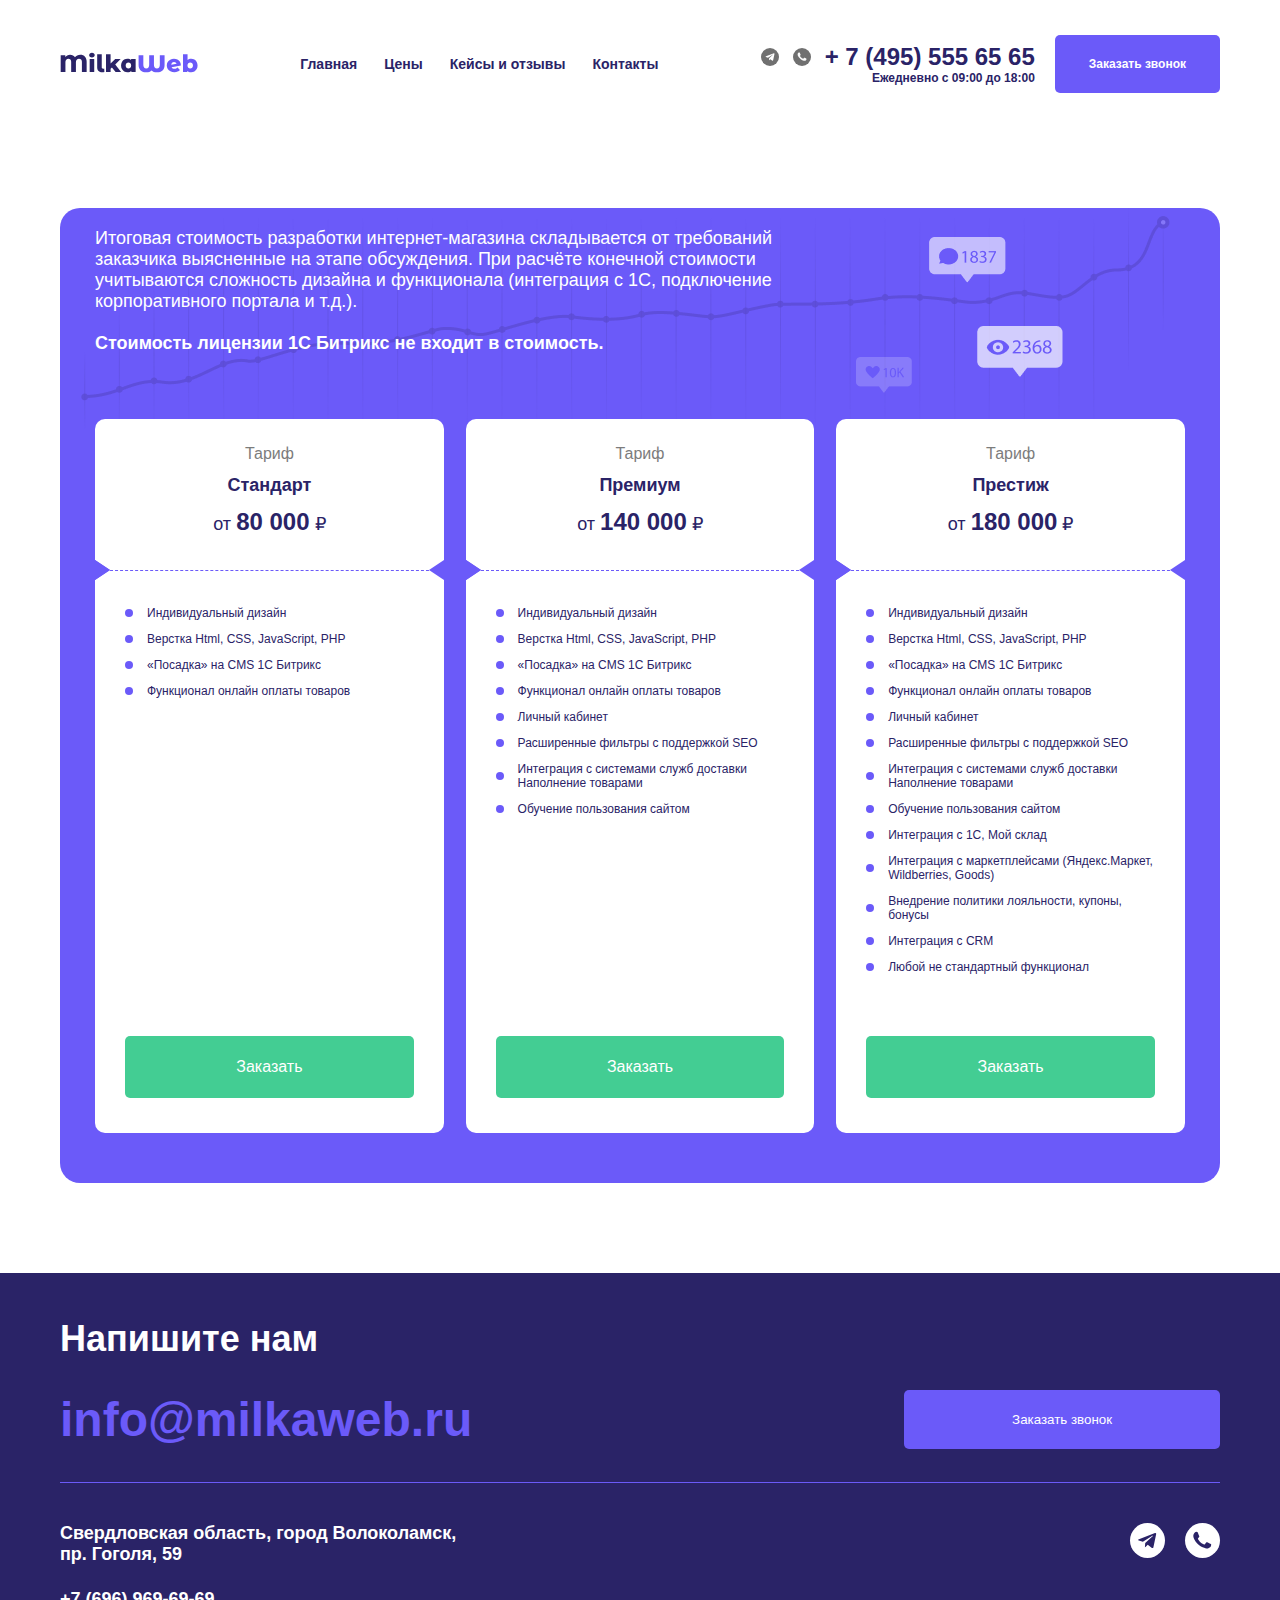
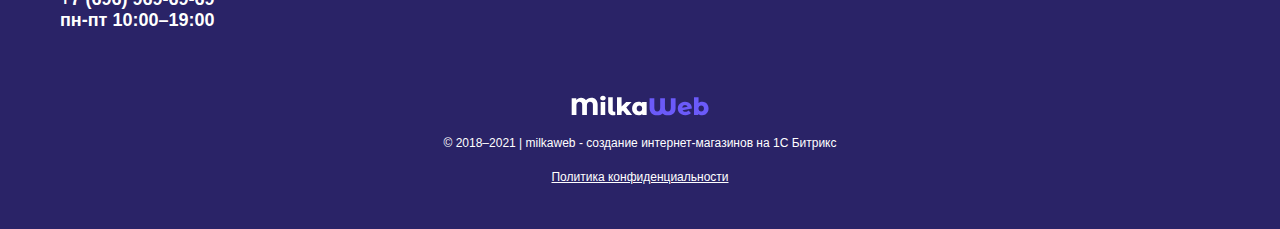
<file: price.html>
<!DOCTYPE html>
<html lang="en">
  <head>
    <meta charset="UTF-8" />
    <meta name="viewport" content="width=device-width, initial-scale=1.0" />
    <title>milkaweb</title>

    <link rel="stylesheet" href="style.css" />
  </head>
  <body>
    <nav class="nav__wrapper">
      <!-- nav__wrapper--open  -->
      <ul class="nav__menu">
        <li><a href="/">Главная</a></li>
        <li><a href="/price.html">Цены</a></li>
        <li><a href="/projects.html">Кейсы и отзывы</a></li>
        <li><a href="/contacts.html">Контакты</a></li>
        <li><a href="mailto:info@milkaweb.ru">info@milkaweb.ru</a></li>
        <li>
          +7 (495) 792-66-69 <br />
          пн-пт 10:00–19:00
        </li>
      </ul>
    </nav>

    <!-- HEADER START -->
    <header class="header">
      <div class="container header__wrapper">
        <button class="nav__btn--toggle">
          <hr />
        </button>
        <a href="/" class="header__logo">
          <img src="./assets/logo.svg" alt="logo" />
        </a>
        <ul class="header__menu">
          <li><a href="/">Главная</a></li>
          <li><a href="/price.html">Цены</a></li>
          <li><a href="/projects.html">Кейсы и отзывы</a></li>
          <li><a href="/contacts.html">Контакты</a></li>
        </ul>
        <div class="header__contacts">
          <div class="header__contacts__wrapper">
            <div class="header__contacts__num">
              <a class="header__icon"><img src="./assets/tg.svg" alt="" /></a>
              <a class="header__icon"
                ><img src="./assets/phone.svg" alt=""
              /></a>
              <p>+ 7 (495) 555 65 65</p>
            </div>
            <p>Ежедневно с 09:00 до 18:00</p>
          </div>
          <button class="header__contacts__btn">
            <span class="pc__btn">Заказать звонок</span>
            <img class="mob__btn" src="./assets/phone.svg" alt="" />
          </button>
        </div>
      </div>
    </header>

    <!-- HEADER END -->

    <section class="section__wrapper container">
      <div class="price__wrapper">
        <p class="price__description">
          Итоговая стоимость разработки интернет-магазина складывается от
          требований заказчика выясненные на этапе обсуждения. При расчёте
          конечной стоимости учитываются сложность дизайна и функционала
          (интеграция с 1С, подключение корпоративного портала и т.д.).
          <br />
          <br />

          <b>Стоимость лицензии 1С Битрикс не входит в стоимость.</b>
        </p>

        <div class="price__list">
          <div class="price__item">
            <div class="price__item__head">
              <div class="rate">
                <sub>Тариф</sub>
                <h3 class="rate__type">Стандарт</h3>
              </div>
              <p class="price__value">от <b>80 000</b> ₽</p>
            </div>
            <div class="price__structure">
              <ul class="price__structure__list">
                <li>Индивидуальный дизайн</li>
                <li>Верстка Html, CSS, JavaScript, PHP</li>
                <li>«Посадка» на CMS 1C Битрикс</li>
                <li>Функционал онлайн оплаты товаров</li>
              </ul>
              <div class="def__btn price__btn">Заказать</div>
            </div>
          </div>
          <div class="price__item">
            <div class="price__item__head">
              <div class="rate">
                <sub>Тариф</sub>
                <h3 class="rate__type">Премиум</h3>
              </div>
              <p class="price__value">от <b>140 000</b> ₽</p>
            </div>
            <div class="price__structure">
              <ul class="price__structure__list">
                <li>Индивидуальный дизайн</li>
                <li>Верстка Html, CSS, JavaScript, PHP</li>
                <li>«Посадка» на CMS 1C Битрикс</li>
                <li>Функционал онлайн оплаты товаров</li>
                <li>Личный кабинет</li>
                <li>Расширенные фильтры с поддержкой SEO</li>
                <li>
                  Интеграция с системами служб доставки Наполнение товарами
                </li>
                <li>Обучение пользования сайтом</li>
              </ul>
              <div class="def__btn price__btn">Заказать</div>
            </div>
          </div>
          <div class="price__item">
            <div class="price__item__head">
              <div class="rate">
                <sub>Тариф</sub>
                <h3 class="rate__type">Престиж</h3>
              </div>
              <p class="price__value">от <b>180 000</b> ₽</p>
            </div>
            <div class="price__structure">
              <ul class="price__structure__list">
                <li>Индивидуальный дизайн</li>
                <li>Верстка Html, CSS, JavaScript, PHP</li>
                <li>«Посадка» на CMS 1C Битрикс</li>
                <li>Функционал онлайн оплаты товаров</li>
                <li>Личный кабинет</li>
                <li>Расширенные фильтры с поддержкой SEO</li>
                <li>
                  Интеграция с системами служб доставки Наполнение товарами
                </li>
                <li>Обучение пользования сайтом</li>
                <li>Интеграция с 1С, Мой склад</li>
                <li>
                  Интеграция с маркетплейсами (Яндекс.Маркет, Wildberries,
                  Goods)
                </li>
                <li>Внедрение политики лояльности, купоны, бонусы</li>
                <li>Интеграция с CRM</li>
                <li>Любой не стандартный функционал</li>
              </ul>

              <div class="def__btn price__btn">Заказать</div>
            </div>
          </div>
        </div>
      </div>
    </section>

    <footer class="footer">
      <div class="container">
        <div class="write__us">
          <h1>Напишите нам</h1>
          <a href="mailto:info@milkaweb.ru">info@milkaweb.ru</a>
          <button class="def__btn footer__btn">Заказать звонок</button>
        </div>
        <div class="footer__contacts">
          <div class="footer__contacts__us">
            <p class="adress">
              Свердловская область, город Волоколамск,
              <br />
              пр. Гоголя, 59
            </p>
            <div class="phone">
              <p>
                +7 (696) 969-69-69
                <br />
                пн-пт 10:00–19:00
              </p>
            </div>
          </div>
          <div class="footer__contacts__social">
            <a class="header__icon"
              ><img src="./assets/tg__dark.svg" alt=""
            /></a>
            <a class="header__icon"
              ><img src="./assets/phone__dark.svg" alt=""
            /></a>
          </div>
        </div>
        <div class="footer__privacy">
          <img class="footer__logo" src="./assets/logo__light.svg" alt="" />
          <p>
            © 2018–2021 | milkaweb - создание интернет-магазинов на 1С Битрикс
          </p>
          <a href="" class="footer__privacy__link">
            Политика конфиденциальности
          </a>
        </div>
      </div>
    </footer>

    <div class="popup">
      <div class="popup__wrapper popup__wrapper--center">
        <button class="popup__btn">
          <img src="./assets/close.svg" alt="close" />
        </button>
        <form class="popup__form">
          <h2 class="popup__form__title">Заявка на консультацию</h2>
          <div class="popup__form__input">
            <label for="popup__name">Ваше имя</label>
            <input
              type="text"
              placeholder="Введите ваше имя"
              id="popup__name"
              class="callus__form__input"
            />
          </div>
          <div class="popup__form__input">
            <label for="popup__name">Номер телефона</label>
            <input
              type="text"
              placeholder="+ 7 (999) 999 99 99"
              id="popup__name"
              class="callus__form__input"
            />
          </div>
          <button class="def__btn">Отправить</button>
          <sup>
            Нажимая на кнопку «Отправить заявку», я даю согласие на обработку
            <br />
            персональных данных и соглашаюсь c политикой конфиденциальности
          </sup>

          <div class="popup__form__bonus">
            <div class="bonus__lock">
              <img src="./assets/lock.svg" alt="" />
            </div>
            <img src="./assets/book.png" alt="" />
          </div>
        </form>

        <!-- LOADING BLOCK -->

        <div class="loading__wrapper">
          <div class="loading__line"></div>
          <div class="loading__line"></div>
          <div class="loading__line"></div>
        </div>

        <div class="popup__success">
          <h2 class="popup__form__title">
            Спасибо за заявку!
            <br />
            Мы с вами свяжемся.
          </h2>

          <sub>Ваш бонус:</sub>
          <div class="popup__form__bonus">
            <div class="bonus__lock">
              <img src="./assets/galka.svg" alt="" />
            </div>
            <img src="./assets/book.png" alt="" />
          </div>
          <sup>Смотреть PDF</sup>
        </div>
      </div>
    </div>

    <script src="js/main.js"></script>
    <script src="js/popup.js"></script>
    <script src="js/price.js"></script>
  </body>
</html>
</file>
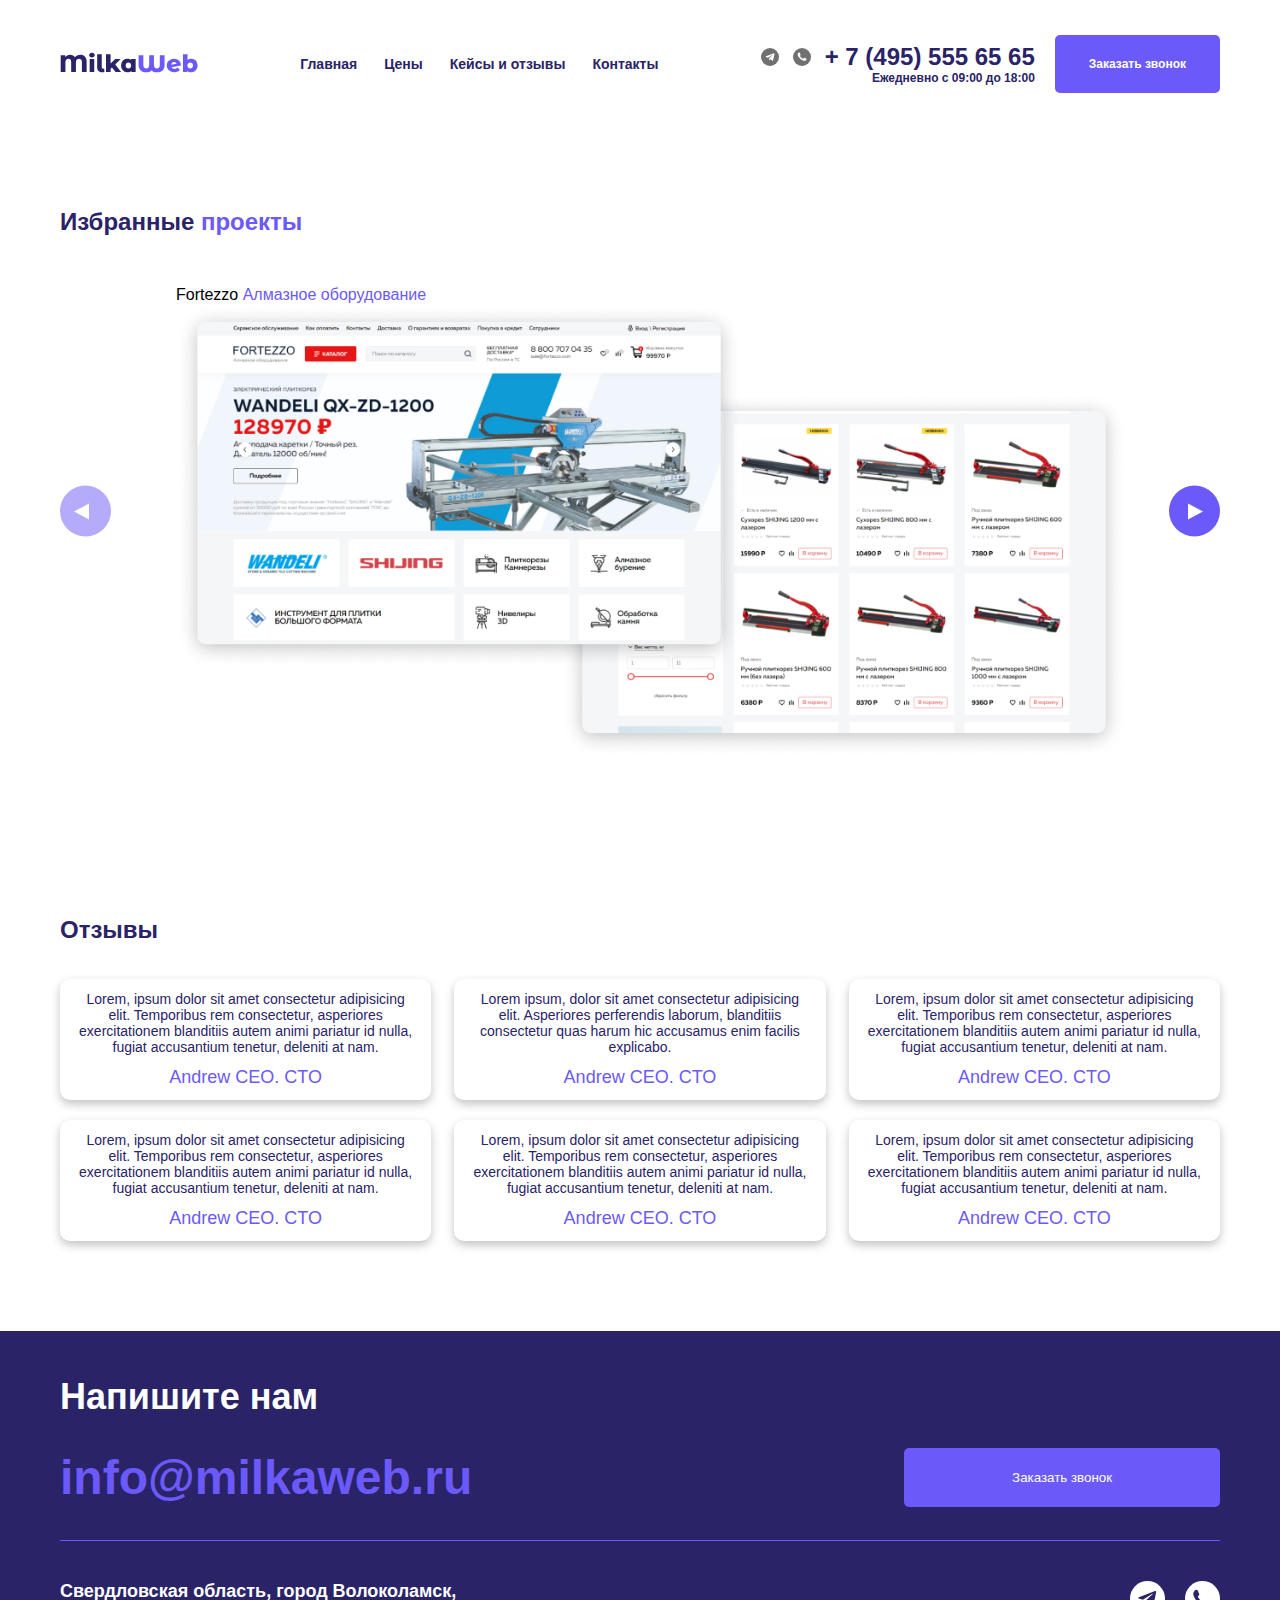
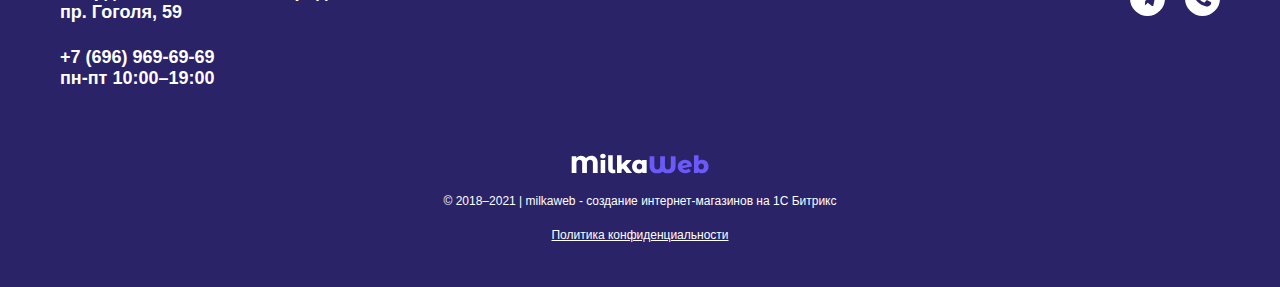
<file: projects.html>
<!DOCTYPE html>
<html lang="en">
  <head>
    <meta charset="UTF-8" />
    <meta name="viewport" content="width=device-width, initial-scale=1.0" />
    <title>milkaweb</title>
    <link rel="stylesheet" href="style.css" />
  </head>
  <body>
    <nav class="nav__wrapper">
      <!-- nav__wrapper--open  -->
      <ul class="nav__menu">
        <li><a href="/">Главная</a></li>
        <li><a href="/price.html">Цены</a></li>
        <li><a href="/projects.html">Кейсы и отзывы</a></li>
        <li><a href="/contacts.html">Контакты</a></li>
        <li><a href="mailto:info@milkaweb.ru">info@milkaweb.ru</a></li>
        <li>
          +7 (495) 792-66-69 <br />
          пн-пт 10:00–19:00
        </li>
      </ul>
    </nav>

    <!-- HEADER START -->
    <header class="header">
      <div class="container header__wrapper">
        <button class="nav__btn--toggle">
          <hr />
        </button>
        <a href="/" class="header__logo">
          <img src="./assets/logo.svg" alt="logo" />
        </a>
        <ul class="header__menu">
          <li><a href="/">Главная</a></li>
          <li><a href="/price.html">Цены</a></li>
          <li><a href="/projects.html">Кейсы и отзывы</a></li>
          <li><a href="/contacts.html">Контакты</a></li>
        </ul>
        <div class="header__contacts">
          <div class="header__contacts__wrapper">
            <div class="header__contacts__num">
              <a class="header__icon"><img src="./assets/tg.svg" alt="" /></a>
              <a class="header__icon"
                ><img src="./assets/phone.svg" alt=""
              /></a>
              <p>+ 7 (495) 555 65 65</p>
            </div>
            <p>Ежедневно с 09:00 до 18:00</p>
          </div>
          <button class="header__contacts__btn">
            <span class="pc__btn">Заказать звонок</span>
            <img class="mob__btn" src="./assets/phone.svg" alt="" />
          </button>
        </div>
      </div>
    </header>

    <!-- HEADER END -->

    <section class="section__wrapper container">
      <h1 class="section__title">
        Избранные <span class="color--light">проекты</span>
      </h1>

      <div class="project__slider">
        <button class="slider__btn slider__btn-prev"></button>
        <div class="project__list">
          <div class="project__item project__item--active">
            <p class="project__name">
              Fortezzo <span class="color--light">Алмазное оборудование</span>
            </p>
            <div class="project__img">
              <img src="./assets/portfolio-1.png" alt="" />
            </div>
          </div>
          <div class="project__item project__item--second">
            <p class="project__name">
              Kasdal <span class="color--light">Алмазное </span>
            </p>
            <div class="project__img">
              <img src="./assets/portfolio-2.png" alt="" />
            </div>
          </div>
          <div class="project__item">
            <p class="project__name">
              Horzzo <span class="color--light">Алое обору</span>
            </p>
            <div class="project__img">
              <img src="./assets/portfolio-1.png" alt="" />
            </div>
          </div>
          <div class="project__item">
            <p class="project__name">
              Gezzo <span class="color--light"> оборудование</span>
            </p>
            <div class="project__img">
              <img src="./assets/portfolio-2.png" alt="" />
            </div>
          </div>
          <div class="project__item">
            <p class="project__name">
              Lorem.
              <span class="color--light">Алмазное оборудование asdss</span>
            </p>
            <div class="project__img">
              <img src="./assets/portfolio-1.png" alt="" />
            </div>
          </div>
          <div class="project__item">
            <p class="project__name">
              Fortezzo <span class="color--light">Lorem, ipsum.1</span>
            </p>
            <div class="project__img">
              <img src="./assets/portfolio-2.png" alt="" />
            </div>
          </div>
          <div class="project__item">
            <p class="project__name">
              Fortezzo <span class="color--light">Алмазное оборудование</span>
            </p>
            <div class="project__img">
              <img src="./assets/portfolio-1.png" alt="" />
            </div>
          </div>
          <div class="project__item">
            <p class="project__name">
              Fortezzo <span class="color--light">Lorem, ipsum.</span>
            </p>
            <div class="project__img">
              <img src="./assets/portfolio-2.png" alt="" />
            </div>
          </div>
        </div>
        <button class="slider__btn slider__btn-next"></button>
      </div>
    </section>

    <section class="section__wrapper container">
      <h1 class="section__title">Отзывы</h1>
      <div class="feedback__wrapper">
        <div class="feedback__item">
          <p class="feedback__text">
            Lorem, ipsum dolor sit amet consectetur adipisicing elit. Temporibus
            rem consectetur, asperiores exercitationem blanditiis autem animi
            pariatur id nulla, fugiat accusantium tenetur, deleniti at nam.
          </p>
          <div class="feedback__user">Andrew CEO. CTO</div>
        </div>
        <div class="feedback__item">
          <p class="feedback__text">
            Lorem ipsum, dolor sit amet consectetur adipisicing elit. Asperiores
            perferendis laborum, blanditiis consectetur quas harum hic accusamus
            enim facilis explicabo.
          </p>
          <div class="feedback__user">Andrew CEO. CTO</div>
        </div>
        <div class="feedback__item">
          <p class="feedback__text">
            Lorem, ipsum dolor sit amet consectetur adipisicing elit. Temporibus
            rem consectetur, asperiores exercitationem blanditiis autem animi
            pariatur id nulla, fugiat accusantium tenetur, deleniti at nam.
          </p>
          <div class="feedback__user">Andrew CEO. CTO</div>
        </div>
        <div class="feedback__item">
          <p class="feedback__text">
            Lorem, ipsum dolor sit amet consectetur adipisicing elit. Temporibus
            rem consectetur, asperiores exercitationem blanditiis autem animi
            pariatur id nulla, fugiat accusantium tenetur, deleniti at nam.
          </p>
          <div class="feedback__user">Andrew CEO. CTO</div>
        </div>
        <div class="feedback__item">
          <p class="feedback__text">
            Lorem, ipsum dolor sit amet consectetur adipisicing elit. Temporibus
            rem consectetur, asperiores exercitationem blanditiis autem animi
            pariatur id nulla, fugiat accusantium tenetur, deleniti at nam.
          </p>
          <div class="feedback__user">Andrew CEO. CTO</div>
        </div>
        <div class="feedback__item">
          <p class="feedback__text">
            Lorem, ipsum dolor sit amet consectetur adipisicing elit. Temporibus
            rem consectetur, asperiores exercitationem blanditiis autem animi
            pariatur id nulla, fugiat accusantium tenetur, deleniti at nam.
          </p>
          <div class="feedback__user">Andrew CEO. CTO</div>
        </div>
      </div>
    </section>

    <footer class="footer">
      <div class="container">
        <div class="write__us">
          <h1>Напишите нам</h1>
          <a href="mailto:info@milkaweb.ru">info@milkaweb.ru</a>
          <button class="def__btn footer__btn">Заказать звонок</button>
        </div>
        <div class="footer__contacts">
          <div class="footer__contacts__us">
            <p class="adress">
              Свердловская область, город Волоколамск,
              <br />
              пр. Гоголя, 59
            </p>
            <div class="phone">
              <p>
                +7 (696) 969-69-69
                <br />
                пн-пт 10:00–19:00
              </p>
            </div>
          </div>
          <div class="footer__contacts__social">
            <a class="header__icon"
              ><img src="./assets/tg__dark.svg" alt=""
            /></a>
            <a class="header__icon"
              ><img src="./assets/phone__dark.svg" alt=""
            /></a>
          </div>
        </div>
        <div class="footer__privacy">
          <img class="footer__logo" src="./assets/logo__light.svg" alt="" />
          <p>
            © 2018–2021 | milkaweb - создание интернет-магазинов на 1С Битрикс
          </p>
          <a href="" class="footer__privacy__link">
            Политика конфиденциальности
          </a>
        </div>
      </div>
    </footer>

    <div class="popup">
      <div class="popup__wrapper popup__wrapper--center">
        <button class="popup__btn">
          <img src="./assets/close.svg" alt="close" />
        </button>
        <form class="popup__form">
          <h2 class="popup__form__title">Заявка на консультацию</h2>
          <div class="popup__form__input">
            <label for="popup__name">Ваше имя</label>
            <input
              type="text"
              placeholder="Введите ваше имя"
              id="popup__name"
              class="callus__form__input"
            />
          </div>
          <div class="popup__form__input">
            <label for="popup__name">Номер телефона</label>
            <input
              type="text"
              placeholder="+ 7 (999) 999 99 99"
              id="popup__name"
              class="callus__form__input"
            />
          </div>
          <button class="def__btn">Отправить</button>
          <sup>
            Нажимая на кнопку «Отправить заявку», я даю согласие на обработку
            <br />
            персональных данных и соглашаюсь c политикой конфиденциальности
          </sup>

          <div class="popup__form__bonus">
            <div class="bonus__lock">
              <img src="./assets/lock.svg" alt="" />
            </div>
            <img src="./assets/book.png" alt="" />
          </div>
        </form>

        <!-- LOADING BLOCK -->

        <div class="loading__wrapper">
          <div class="loading__line"></div>
          <div class="loading__line"></div>
          <div class="loading__line"></div>
        </div>

        <div class="popup__success">
          <h2 class="popup__form__title">
            Спасибо за заявку!
            <br />
            Мы с вами свяжемся.
          </h2>

          <sub>Ваш бонус:</sub>
          <div class="popup__form__bonus">
            <div class="bonus__lock">
              <img src="./assets/galka.svg" alt="" />
            </div>
            <img src="./assets/book.png" alt="" />
          </div>
          <sup>Смотреть PDF</sup>
        </div>
      </div>
    </div>

    <script src="js/projectSlider.js"></script>
    <script src="js/main.js"></script>
    <script src="js/popup.js"></script>
    <script>
      openPopup('header__contacts__btn');
    </script>
  </body>
</html>
</file>
<file: style.css>
:root {
  --def-color: #2a2367;
  --sec-color: #6b5af9;
}

* {
  margin: 0;
  padding: 0;
  box-sizing: border-box;
  font-family: 'Montserrat', sans-serif;
}

body,
html {
  width: 100%;
}

input {
  outline: none;
  border-radius: 0;
}

input::-webkit-outer-spin-button,
input::-webkit-inner-spin-button {
  -webkit-appearance: none;
  margin: 0;
}
input:-webkit-autofill,
input:-webkit-autofill:hover,
input:-webkit-autofill:focus,
textarea:-webkit-autofill,
textarea:-webkit-autofill:hover,
textarea:-webkit-autofill:focus,
select:-webkit-autofill,
select:-webkit-autofill:hover,
select:-webkit-autofill:focus {
  border: none;
  border-bottom: 2px solid #fff;
  -webkit-text-fill-color: #fff;
  -webkit-box-shadow: 0 0 0px 1000px transparent inset;
  transition: background-color 5000s ease-in-out 0s;
}

body.overflow {
  overflow: hidden;
}

.container {
  width: min(96%, 1160px);
  margin: 0 auto;
}

.section__wrapper {
  padding: 90px 0;
}

.section__title {
  font-size: clamp(18px, 24px, 36px);
  font-weight: bold;
  color: var(--def-color);
}

.color--light {
  color: var(--sec-color);
}

.def__btn {
  border: none;
  border-radius: 5px;
  background-color: var(--sec-color);
  color: #fff;
  padding: 22px 78px;
  transition: all 0.2s ease;
  text-align: center;
}

.def__btn--center {
  display: block;
  margin: 0 auto;
}

.header__contacts__btn {
  padding: 22px 34px;
  font-size: 12px;
  font-weight: bolder;
  border: none;
  background-color: var(--sec-color);
  color: #fff;
  border-radius: 5px;
  transition: all 0.2s ease;
}

.def__btn:hover {
  background-color: var(--def-color);
  cursor: pointer;
}

.def__btn:active {
  transform: scale(0.95);
}

.nav__btn--toggle {
  height: 20px;
  width: 41px;
  background: none;
  border: none;
  /* display: flex; */
  flex-direction: column;
  justify-content: space-between;
  display: none;

  & hr {
    height: 4px;
    background: var(--def-color);
    border: none;
    border-radius: 1px;
    width: 60%;
  }
}

.nav__btn--toggle::after,
.nav__btn--toggle::before {
  content: '';
  display: block;
  width: 100%;
  height: 4px;
  background: var(--def-color);
  border: none;
  border-radius: 1px;

  transition: width 0.2s ease;
}
.nav__btn--toggle::after {
  width: 33%;
}

.nav__btn--open::after {
  background: var(--sec-color);
  width: 100%;
}

.mob__btn {
  display: none;
}

.nav__wrapper {
  padding: 20% 24px 0;
  z-index: 999;
  width: 100%;
  height: 100dvh;
  background-color: #fff;
  position: fixed;
  top: 0;
  left: -100%;

  transition: left 0.5s ease;
}

.nav__wrapper--open {
  left: 0;
}

.nav__menu {
  display: flex;
  flex-direction: column;
  align-items: center;
  text-align: center;
  margin-top: 10%;
  gap: 27px;
  color: var(--def-color);
  font-size: 14px;
  font-weight: 700;
  list-style: none;

  & li a {
    color: var(--def-color);
    text-decoration: none;
    font-size: 14px;
  }
}

.nav__menu li:nth-last-of-type(-n + 2) {
  font-weight: 700;
  color: var(--sec-color);
  font-size: 18px;
  margin-top: 32px;

  & a {
    color: inherit;
    font-size: inherit;
    text-decoration: none;
  }
}

.nav__btn {
  background: none;
  border: none;
}

.header {
  padding: 35px 0 25px;
  position: relative;
  z-index: 999;
  background-color: #fff;
}

.header__wrapper {
  display: flex;
  justify-content: space-between;
  align-items: center;
}

.header__menu {
  display: flex;
  list-style: none;
  gap: 27px;
  color: var(--def-color);
  font-weight: bold;
  font-size: 14px;
}

.header__menu li:hover {
  color: var(--sec-color);
  cursor: pointer;
}
.header__menu li a {
  color: inherit;
  text-decoration: none;
  font-size: inherit;
}

.header__contacts {
  display: flex;
  align-items: center;
  gap: 20px;
}

.header__contacts__wrapper {
  display: flex;
  flex-direction: column;
  text-align: right;

  & p {
    font-size: 12px;
    font-weight: bold;
    color: var(--def-color);
  }
}

.header__contacts__num {
  display: flex;
  align-items: center;
  justify-content: end;
  gap: 14px;

  p {
    font-size: 24px;
    font-weight: bolder;
  }
}

.header__icon {
  width: 18px;
  height: 18px;
  background: #707070;
  border-radius: 50%;
  display: flex;
  justify-content: center;
  align-items: center;
  cursor: pointer;

  & img {
    width: 10px;
    height: 10px;
  }
}

.header__contacts__btn {
  padding: 22px 34px;
  font-size: 12px;
  font-weight: bolder;
  border: none;
  background-color: var(--sec-color);
  color: #fff;
  border-radius: 5px;
  transition: all 0.2s ease;
}

.header__contacts__btn:hover {
  background-color: var(--def-color);
  cursor: pointer;
}

.header__contacts__btn:active {
  transform: scale(0.95);
}

.main {
  overflow: hidden;
}

.main__wrapper {
  display: flex;
  flex-direction: column;
  justify-content: start;
  position: relative;
}

.main__wrapper {
  & h1,
  & button,
  & p {
    z-index: 2;
  }
}

.main__description {
  font-size: 16px;

  margin: 33px 0 116px;
  width: 619px;

  & span {
    font-weight: bold;
  }
}

.main__btn {
  font-size: 12px;
  font-weight: bolder;
  padding: 22px 78px;
  width: fit-content;
  margin-bottom: 20px;
}

.main__consultation {
  font-size: 12px;
  font-weight: 500;
  width: 475px;
}

.main__img {
  position: absolute;
  right: -10%;
  top: 50%;

  transform: translateY(-50%);
}

.circular__line,
.circular__line:after,
.circular__line:before {
  display: block;
  content: '';
  position: absolute;
  left: 50%;
  top: 50%;
  transform: translate(-50%, -50%);
  border: 1px #c4c4c4 solid;
  border-radius: 50%;
  width: 374px;
  height: 374px;
  z-index: -9;
}

.circular__line:after {
  width: 554px;
  height: 554px;
}
.circular__line:before {
  width: 784px;
  height: 784px;
}

.we__create__list {
  display: flex;
  flex-wrap: wrap;
  justify-content: space-between;
  gap: 54px 10px;
  margin: 54px 0;
  list-style: none;
}

.list__card {
  width: 32%;
  min-height: 200px;
  border-radius: 10px;
  background: #fff;
  box-shadow: 0px 0px 30px 0px rgba(0, 0, 0, 0.15);
  padding: 0 15px 15px;

  & hr {
    width: 175px;
    border: 2px #e37575 solid;
    margin: 10px 0 8px;
  }
}

.list__card__num {
  color: #fff;

  text-shadow: 0px 4px 8px rgba(0, 0, 0, 0.25);
  font-family: Montserrat;
  font-size: 64px;
  font-style: normal;
  font-weight: 700;
  line-height: normal;
}

.list__card__title {
  color: var(--def-color);
  font-size: 14px;
  font-weight: 700;
}

.list__card__description {
  font-size: 12px;
  color: var(--def-color);
}

.getting__tell {
  display: flex;
  align-items: center;
  column-gap: 70px;
}

.getting__tell:nth-child(even) {
  flex-direction: row-reverse;
  justify-content: space-between;
}

.getting__tell {
  & div {
    width: calc(50% - 9px);
  }
}
.getting__img img {
  width: 100%;
}

.getting__item__wrapper {
  & h3 {
    font-size: 18px;
    font-weight: 700;
    color: var(--sec-color);
    margin-bottom: 17px;
  }
}

.getting__list {
  list-style: none;
}

.getting__item {
  margin-bottom: 8px;
  position: relative;
  padding-left: 17px;
  font-size: 14px;
  color: var(--def-color);
}

.getting__item:before {
  content: '';
  display: block;
  width: 9px;
  height: 9px;
  background-color: var(--def-color);
  border-radius: 50%;
  position: absolute;
  left: 0;
  top: calc(50% - 4.5px);
}

.getting .def__btn {
  margin-top: 100px;
}

.certificates__section {
  padding: 26px 20px;
  border-radius: 10px;
  background-color: #f0d577;
}

.certificates__wrapper {
  border-radius: 10px;
  border: 1px #fff solid;

  display: flex;
  align-items: center;
  justify-content: space-between;
}

.trophy {
  margin-left: 14px;
  margin-bottom: -13px;
  width: clamp(15%, 35%, 360px);
}

.trophy img {
  width: 100%;
}

.certificates__items {
  display: flex;
  gap: 95px;
  margin-right: 95px;
}

.certificate__item {
}

.certificate__type {
  color: #9f9f9f;
  text-align: center;
  font-size: 12px;
  font-weight: 700;
}

.certificate__title {
  color: var(--def-color);
  text-align: center;
  font-size: 12px;
  font-weight: 700;
  margin: 6px 0 14px;
}

.explore__wrapper {
  display: flex;
  align-items: center;
}

.explore__wrapper img,
.explore__description {
  width: calc(50% - 10px);
  font-size: 12px;
}

.explore__description {
  color: var(--def-color);
  font-size: 18px;
  font-weight: 400;
}

.stages__wrapper {
  display: flex;
  width: 100%;
  gap: 2%;
  margin-top: 57px;
}

.stages__list--sticky {
  position: sticky;
  top: 50px;
  width: 40%;
  list-style: none;
  margin-left: 78px;
  align-self: flex-start;
}

.stages__item {
  font-size: 18px;
  font-weight: 600;
  color: var(--def-color);
  position: relative;
  margin-bottom: 50px;
}
.stages__item:before {
  content: '';
  display: block;
  position: absolute;
  left: -52px;
  width: 23px;
  height: 23px;
  border-radius: 50%;
  background: #bdbdbd;
}
.stages__item--active {
  color: var(--sec-color);
}
.stages__item--active:before {
  background: var(--sec-color);
}

.stages__preview__list {
  width: 58%;
}

.stages__preview__item {
  width: 100%;
  border-radius: 10px;
  box-shadow: 0px 10px 60px 0px rgba(42, 35, 103, 0.15);
  padding: 23px 43px 43px;
  margin-bottom: 55px;
}
.stages__preview__item:last-child {
  margin-bottom: 0;
}

.stages__preview__header {
  border-bottom: 1px #ebebeb solid;
  padding-bottom: 29px;
  display: flex;
  align-items: center;
  gap: 50px;
}

.stages__preview__num {
  min-width: 53px;
  height: 53px;
  background-color: #43cd93;
  border-radius: 50%;
  color: #fff;
  font-size: 24px;
  font-weight: 700;
  display: flex;
  justify-content: center;
  align-items: center;
}

.stages__preview__title {
  color: var(--def-color);
  font-size: 24px;
  font-weight: 700;
}

.stages__preview__description {
  margin: 25px 0;
  font-size: 18px;
  color: var(--def-color);
}

.stages__preview__img {
  width: 100%;
}

.millenium__img {
  width: clamp(360px, 100%, 2560px);
  height: 60vh;
  margin: 0 auto;
  padding: 90px 0;

  & img {
    width: 100%;
    height: 100%;
    object-fit: cover;
    object-position: center;
  }
}

.callus {
  overflow: hidden;
}

.callus__wrapper {
  position: relative;
  border-radius: 20px;
  background: #f4f8ff;
  padding: 41px 98px 187px;
  display: flex;
  justify-content: space-between;
}

.callus__description {
  width: 48%;
}

.callus__title {
  line-height: 166.4%;
  margin-bottom: 20px;
}

.callus__text {
  font-size: 18px;

  & b {
    font-weight: 700;
  }
}

.callus__form {
  width: 50%;
  border-radius: 20px;
  background: var(--sec-color);
  padding: 56px 64px 46px;
  display: flex;
  flex-direction: column;
}

.callus__form__title {
  color: #fff;
  text-align: center;
  font-size: 24px;
  font-weight: 700;
}

.callus__form__subtitle {
  color: #fff;
  text-align: center;
  font-size: 12px;
  margin: 28px 46px;
}

.callus__form__input {
  background: transparent;
  border: none;
  border-bottom: 2px solid #ffffff66;
  font-size: 18px;
  color: #fff;

  margin-bottom: 30px;
}
.callus__form__input::placeholder {
  color: #ffffff66;
}

/* .callus__form__input:focus {
  border-bottom-color: var(--def-color);
} */

.callus__form__btn {
  border-radius: 5px;
  background-color: #fff;
  color: var(--sec-color);
  font-size: 14px;
  font-weight: 700;
  margin-bottom: 25px;
}
.callus__form__btn:hover {
  background: #ffffff;
}

.form__agreement__checkbox input {
  display: none;
}
.form__agreement__checkbox label {
  cursor: pointer;
  color: #fff;
  font-size: 12.5px;
  display: flex;
  gap: 13px;

  & span {
    color: #9b8fff;
  }
}
.form__agreement__checkbox label::before {
  content: '';
  display: block;
  width: 16px;
  height: 16px;
  background-color: #fff;
  display: block;
  border-radius: 2px;
}
.form__agreement__checkbox input:checked + label::before {
  background-color: #9b8fff;
  background-image: url(./assets/galka.svg);
  background-repeat: no-repeat;
  background-position: center;
}

.callus__wrapper img {
  position: absolute;
}

.td__piramide {
  left: 351px;
  top: -10%;
}
.td__cylinder {
  top: 240px;
  right: -37px;
}
.td__ponchik {
  left: 512px;
  top: 540px;
}
.td__cube {
  bottom: -70px;
  right: -11px;
}
.td__hand {
  left: 0;
  bottom: 32px;
}

.footer {
  padding: 45px 0;
  background-color: var(--def-color);
}

.write__us {
  border-bottom: 1px var(--sec-color) solid;
  padding-bottom: 33px;

  display: flex;
  flex-wrap: wrap;
  align-items: center;

  & h1 {
    color: #fff;
    font-size: 36px;
    font-weight: 700;
    width: 100%;
    margin-bottom: 30px;
  }

  & a {
    color: var(--sec-color);
    font-size: 48px;
    font-weight: 700;
    text-decoration: none;
  }

  & button {
    padding: 22px 108px;
    margin-left: auto;
  }
  & button:hover {
    background: var(--sec-color);
  }
}

.footer__contacts {
  margin: 40px 0;
  display: flex;
  justify-content: space-between;
  align-items: start;
}

.footer__contacts__us p {
  font-size: 18px;
  font-weight: 700;
  text-align: left;
  color: #fff;
  margin-bottom: 24px;
}

.footer__contacts__social {
  display: flex;
  gap: 20px;
}
.footer__contacts__social .header__icon {
  width: 35px;
  height: 35px;
  background-color: #fff;

  & img {
    width: 19px;
    height: 19px;
  }
}

.footer__privacy {
  display: flex;
  flex-direction: column;
  align-items: center;
  text-align: center;
  row-gap: 20px;
}
.footer__privacy p,
a {
  font-size: 12px;
  color: #fff;
}

@media (max-width: 768px) {
  .container {
    width: 100%;
  }

  .section__wrapper {
    width: 96%;
    margin: 0 auto;
  }

  .section__title br {
    display: none;
  }

  .main__description {
    margin: 21px 0 54px;
    font-size: 12px;
    width: 356px;
  }

  .main__consultation {
    width: 287px;
  }

  .main__img img {
    width: 569px;
  }

  .circular__line {
    width: 308px;
    height: 308px;

    & .circular__line:after {
      width: 457px;
      height: 457px;
    }

    & .circular__line:before {
      width: 647px;
      height: 647px;
    }
  }

  .we__create__list {
    gap: 40px 20px;
  }
  .list__card {
    width: calc(50% - 10px);
  }

  .getting__item {
    font-size: 12px;
  }

  .certificates__wrapper {
    flex-direction: column;
    padding: 40px 0;
    overflow: hidden; /* clean */
  }

  .trophy {
    width: 185px;
    margin: 0;

    & img {
      width: 100%;
    }
  }

  .certificates__items {
    margin-top: 45px;
    margin-right: 0;
    width: 100%;
    padding: 1%;
    gap: 2%;

    justify-content: center;
  }
  .certificate__item {
    width: 100%;
  }
  .certificate__item img {
    width: 100%;
  }
  .explore__wrapper {
    align-items: start;
    margin-top: 30px;
  }

  .stages__list--sticky {
    display: none;
  }

  .stages__preview__list {
    width: 90%;
    margin: 0 auto;
  }

  .callus {
    overflow-x: hidden;
  }

  .callus__wrapper {
    flex-direction: column;
    padding: 41px 45px 187px;
  }

  .callus__description,
  .callus__form {
    width: 100%;
    text-align: center;
  }

  .callus__text {
    margin: 30px 0 60px;
    font-size: 14px;
  }

  .td__ponchik {
    left: 53px;
    bottom: 223px;
  }

  .td__hand {
    bottom: 0px;
    width: 335px;
  }
  .td__cube {
    width: 119px;
    right: 19px;
    bottom: 46px;
  }
  .td__piramide {
    left: 53px;
    top: -7%;
  }

  .footer {
    padding: 45px;
  }

  .write__us {
    & h1 {
      font-size: 24px;
    }

    & a {
      font-size: 29px;
    }
  }

  .header {
    padding: 24px;
    position: sticky;
    box-shadow: 0 2px 2px 0px #00000024;
    top: 0;
  }
  .header__menu,
  .header__contacts__wrapper {
    display: none;
  }

  .header__contacts__btn {
    padding: 9px 21px;
  }
  .header__contacts__btn:hover,
  .def__btn:hover {
    background-color: var(--sec-color);
  }
  .nav__btn--toggle {
    display: flex;
  }

  .mob__btn {
    display: block;
    width: 20px;
    height: 20px;
  }
  .pc__btn {
    display: none;
  }
}

/* ANIMATION LOADING */
.loading__wrapper {
  display: flex;
  justify-content: space-between;
  align-items: center;
  width: 35px;
  height: 55px;

  margin: auto;
}

.loading__line {
  width: 7px;
  height: 100%;
  background-color: var(--sec-color);
  animation-name: loading;
  animation-duration: 1s;
  animation-iteration-count: infinite;
  transition: height 2s linear;
}

.loading__line:nth-child(1) {
  height: 33%;
  animation-delay: 0.1s;
}
.loading__line:nth-child(2) {
  height: 66%;
  animation-delay: 0.25s;
}
.loading__line:nth-child(3) {
  height: 100%;
  animation-delay: -0.66s;
}

@keyframes loading {
  0% {
    height: 33%;
  }
  50% {
    height: 100%;
  }
  100% {
    height: 33%;
  }
}

/* POPUP */
.popup {
  position: fixed;
  z-index: 999;
  background-color: #00000033;
  width: 100dvw;
  height: 100dvh;
  top: 0;
  left: 0;
  visibility: hidden;
  opacity: 0;

  display: flex;
  justify-content: center;
  align-items: center;
  transition: all 0.5s ease-in-out;
}

.visible {
  visibility: visible;
  opacity: 1;
}

.popup__wrapper {
  min-width: 50vw;
  min-height: 50vh;
  padding: 27px;
  background-color: #fff;
  border-radius: 10px;

  transform: translateY(10px);
  opacity: 0;
  transition: all 0.5s ease-in-out;

  display: flex;
}

.popup__btn {
  position: absolute;
  right: 20px;
  top: 20px;

  width: 28px;
  height: 28px;
  font-size: 24px;

  background: none;
  border: none;
}

.visible .popup__wrapper {
  transform: translateY(0);
  opacity: 1;
}
.popup__wrapper--center {
  justify-content: center;
}

.popup__wrapper--ccenter {
  display: flex;
  justify-content: center;
  align-items: center;
}

.popup__form {
  display: flex;
  flex-direction: column;
  gap: 30px;
}

.popup__form__title {
  color: var(--def-color);
  text-align: center;
  font-size: 20px;
  font-weight: 700;
}

.popup__form sup {
  color: #9895b4;
  font-size: 10px;
  margin-top: -16px;
}

.popup__form__input {
  display: flex;
  flex-direction: column;
  gap: 12px;

  & .callus__form__input {
    color: var(--sec-color);
    border-bottom-color: #9895b4;
    margin-bottom: 0;
  }
  & .callus__form__input:focus {
    border-bottom-color: var(--sec-color);
  }

  & .callus__form__input::placeholder {
    color: #9895b4;
  }
}

.popup__form__bonus {
  padding: 10px 40px;
  border-radius: 10px;
  background: linear-gradient(84deg, #6b5af9 -24.18%, #aea4fe 112.68%);
  position: relative;
  margin: 0 auto;

  & img {
    max-width: 121px;
  }
}

.bonus__lock {
  position: absolute;
  right: -5px;
  top: -5px;
  width: 21px;
  height: 21px;
  border: 2px solid #fff;
  border-radius: 50%;
  display: flex;
  align-items: center;
  justify-content: center;
  background-color: #a6a6a6;
}

.popup__success {
  padding: 17px 66px;
  text-align: center;

  display: flex;
  flex-direction: column;
  gap: 60px;

  & sub {
    color: var(--sec-color);
    margin-bottom: -30px;
    text-align: center;
    font-size: 20px;
    font-weight: 700;
  }

  & .popup__form__bonus img {
    max-width: 195px;
  }

  & .bonus__lock {
    background-color: #24c050;
  }
  & .bonus__lock img {
    padding: 7px;
  }
}

/* .popup, */
.popup__success,
.popup__form,
.loading__wrapper {
  display: none;
}
.popup__success.visible,
.popup__form.visible,
.loading__wrapper.visible {
  display: flex;
}

@media (max-width: 414px) {
  .section__title {
    font-size: 18px;
  }

  .list__card {
    width: 100%;
  }

  .getting__tell,
  .getting__tell:nth-child(even) {
    flex-direction: column;
    margin-bottom: 30px;

    & div {
      width: 100%;
    }
  }

  .explore__wrapper {
    flex-wrap: wrap;
  }

  .explore__wrapper img,
  .explore__description {
    width: 100%;
    font-size: 12px;
  }
  .stages__preview__list {
    width: 98%;
  }
  .stages__preview__item {
    padding: 23px 12px 23px;
  }

  .stages__preview__header {
    gap: 18px;
  }

  .stages__preview__num {
    min-width: 37px;
    height: 37px;
    font-size: 18px;
  }

  .stages__preview__title,
  .stages__preview__description {
    font-size: 12px;
  }

  .callus__wrapper {
    padding: 40px 15px 152px;
  }
  .callus__form {
    padding: 35px 21px;
  }

  .td__hand {
    width: 221px;
  }

  .header {
    padding: 14px 10px;
  }

  .header__logo img {
    width: 91px;
  }

  .header__contacts__btn {
    padding: 8px 17px;
  }

  .section__wrapper {
    padding: 50px 0;
  }

  .main__img {
    position: relative;
    display: flex;
    justify-content: center;
    margin-top: -50px;

    right: auto;
    top: auto;
    transform: none;
  }

  .main__description,
  .main__btn,
  .main__consultation {
    order: 1;
  }
  .main__btn {
    margin: 0 auto 20px;
  }
  .main__consultation {
    text-align: center;
    margin: auto;
  }

  .trophy {
    width: 99px;
  }

  .td__ponchik {
    left: 0;
    top: auto;
    bottom: 230px;
    width: 42px;
    height: 42px;
  }
  .td__cylinder {
    top: -65px;
  }

  .td__cube {
    width: 91px;
    height: 91px;
    right: -18px;
    bottom: 120px;
  }

  .certificates__items {
    margin-right: 0;
    width: 100%;

    flex-wrap: wrap;
    gap: 34px;
    padding: 0 5%;
  }
  .write__us {
    gap: 20px;
  }

  .footer .footer__btn {
    width: 100%;
    padding: 22px;
  }
  .footer__contacts {
    flex-direction: column-reverse;
    gap: 46px;
  }
  .footer__contacts__us p {
    font-size: 14px;
  }
}

.price__wrapper {
  padding: 20px 35px 50px;
  border-radius: 20px;
  background-color: var(--sec-color);
  background-image: url('./assets/price-bg.png');
  background-repeat: no-repeat;
  background-position: top;
}

.price__description {
  color: #fff;
  width: calc(200px + 50%);
  font-size: 18px;
}

.price__list {
  display: flex;
  gap: 2%;
  margin-top: 65px;
}

.price__item {
  width: 32%;
  background-color: #fff;
  border-radius: 10px;
}
.price__item__head {
  text-align: center;
  padding: 22px 0 34px;
  border-bottom: 1px dashed var(--sec-color);
  position: relative;
}

.price__item--active .price__structure__list {
  display: block;
}

.price__item__head:after,
.price__item__head:before {
  content: '';
  position: absolute;
  left: 0px;
  bottom: -10px;
  border: 10px solid transparent;
  border-left: 15px solid var(--sec-color);
}
.price__item__head:before {
  border-right: 15px solid var(--sec-color);
  right: 0;
}

.rate sub {
  color: #7c7c7c;
  font-size: 16px;
}
.rate__type {
  font-size: 18px;
  font-weight: 700;
  color: var(--def-color);
  margin: 12px 0;
}

.price__value {
  font-size: 18px;
  color: var(--def-color);
  font-weight: 400;

  & b {
    font-size: 24px;
    font-weight: 700;
  }
}

.price__structure {
  padding: 35px 30px;
  min-height: 562px;
  display: flex;
  flex-direction: column;
  justify-content: space-between;
}

.price__structure__list {
  font-size: 12px;
  color: var(--def-color);
  list-style: none;
}

.price__structure__list li {
  display: flex;
  align-items: center;
  margin-bottom: 12px;
}
.price__structure__list li:before {
  content: '';
  display: block;
  min-height: 8px;
  min-width: 8px;
  background-color: var(--sec-color);
  border-radius: 50%;
  margin-right: 14px;
}

.price__btn {
  background-color: #43cd93;
  padding: 22px;
}

.milkaweb__img {
  display: block;
  overflow: hidden;
  aspect-ratio: 16 / 9;
}
.milkaweb__img img {
  width: 100%;
  height: 100%;
  object-fit: cover;
}

@media (max-width: 768px) {
  .price__description {
    width: 100%;
    font-size: 12px;
  }
  .price__list {
    flex-wrap: wrap;
    justify-content: center;
  }
  .price__item {
    width: calc(10% + 300px);
    margin-bottom: 30px;
  }

  .price__structure {
    min-height: auto;
  }
  .price__structure__list {
    display: none;
  }
}

@media (max-width: 414px) {
  .price__item {
    width: 100%;
    margin-bottom: 30px;
  }
}

.project__slider {
  width: 100%;
  position: relative;
}

.slider__btn {
  position: absolute;
  top: 50%;
  left: 0;
  transform: translateY(-50%);

  width: 51px;
  height: 51px;
  border-radius: 50%;
  background-color: var(--sec-color);
  border: none;
  z-index: 111;
}

.slider__btn:disabled {
  opacity: 0.5;
}

.slider__btn:after {
  content: '';
  display: flex;
  justify-content: center;
  width: 0;
  height: 0;
  border: 8px solid transparent;
  border-right: 15px solid #fff;
  align-items: center;
  transform: translateX(6px);
}
.slider__btn-next:after {
  border: 8px solid transparent;
  border-left: 15px solid #fff;
  transform: translateX(19px);
}

.slider__btn-next {
  right: 0;
  left: auto;
}

.project__list {
  width: 80%;
  margin: 50px auto 0;
  height: 450px;
  position: relative;
}

.project__item {
  width: 61%;
  position: absolute;
}

.project__item {
  visibility: hidden;
  transform: scale(0) translate(120%, 25%);
  opacity: 0;

  transition: all 0.5s ease;
}
.project__item--close {
  visibility: hidden;
  transform: scale(1) translate(-100%, 50%);
  opacity: 0;
  /* left: 0;
  bottom: 0; */
  z-index: 100;
}

.project__img img {
  width: 100%;
}

.project__item--active {
  visibility: visible;
  /* top: 0;
  left: 0; */
  z-index: 99;

  transform: scale(1) translate(0, 0);
  opacity: 1;
}
.project__item--second {
  visibility: visible;
  /* right: 0;
  bottom: 0; */
  z-index: 98;
  transform: scale(1) translate(68%, 23%);
  opacity: 1;
}
.project__name {
  visibility: hidden;
}

.project__item--active .project__name {
  visibility: visible;
}

.feedback__wrapper {
  width: 100%;
  display: flex;
  flex-wrap: wrap;
  margin-top: 35px;
  gap: 20px 2%;
}

.feedback__item {
  width: 32%;
  text-align: center;
  border-radius: 10px;
  background-color: #fff;
  box-shadow: 0 4px 10px #0000003d;
  padding: 12px 18px;

  display: flex;
  flex-direction: column;
  justify-content: space-between;
}
.feedback__text {
  color: var(--def-color);
  font-size: 14px;
}

.feedback__user {
  color: var(--sec-color);
  font-size: 18px;
  margin-top: 12px;
}

@media (max-width: 768px) {
  .feedback__item {
    width: 49%;
  }
  .project__item {
    width: 80%;
  }

  .project__list {
    height: 360px;
  }

  .project__item--second {
    transform: scale(1) translate(28%, 23%);
  }
}

@media (max-width: 414px) {
  .feedback__item {
    width: 100%;
  }
  .project__item {
    width: 90%;
  }
  .project__item--second {
    transform: scale(1) translate(10%, 45%);
  }

  .project__list {
    height: 250px;
  }
}

.full {
  display: flex;
  justify-content: center;
  align-items: center;
  min-height: 50vh;

  p {
    text-align: center;
    color: #000;
    font-weight: normal;
  }
}
</file>
